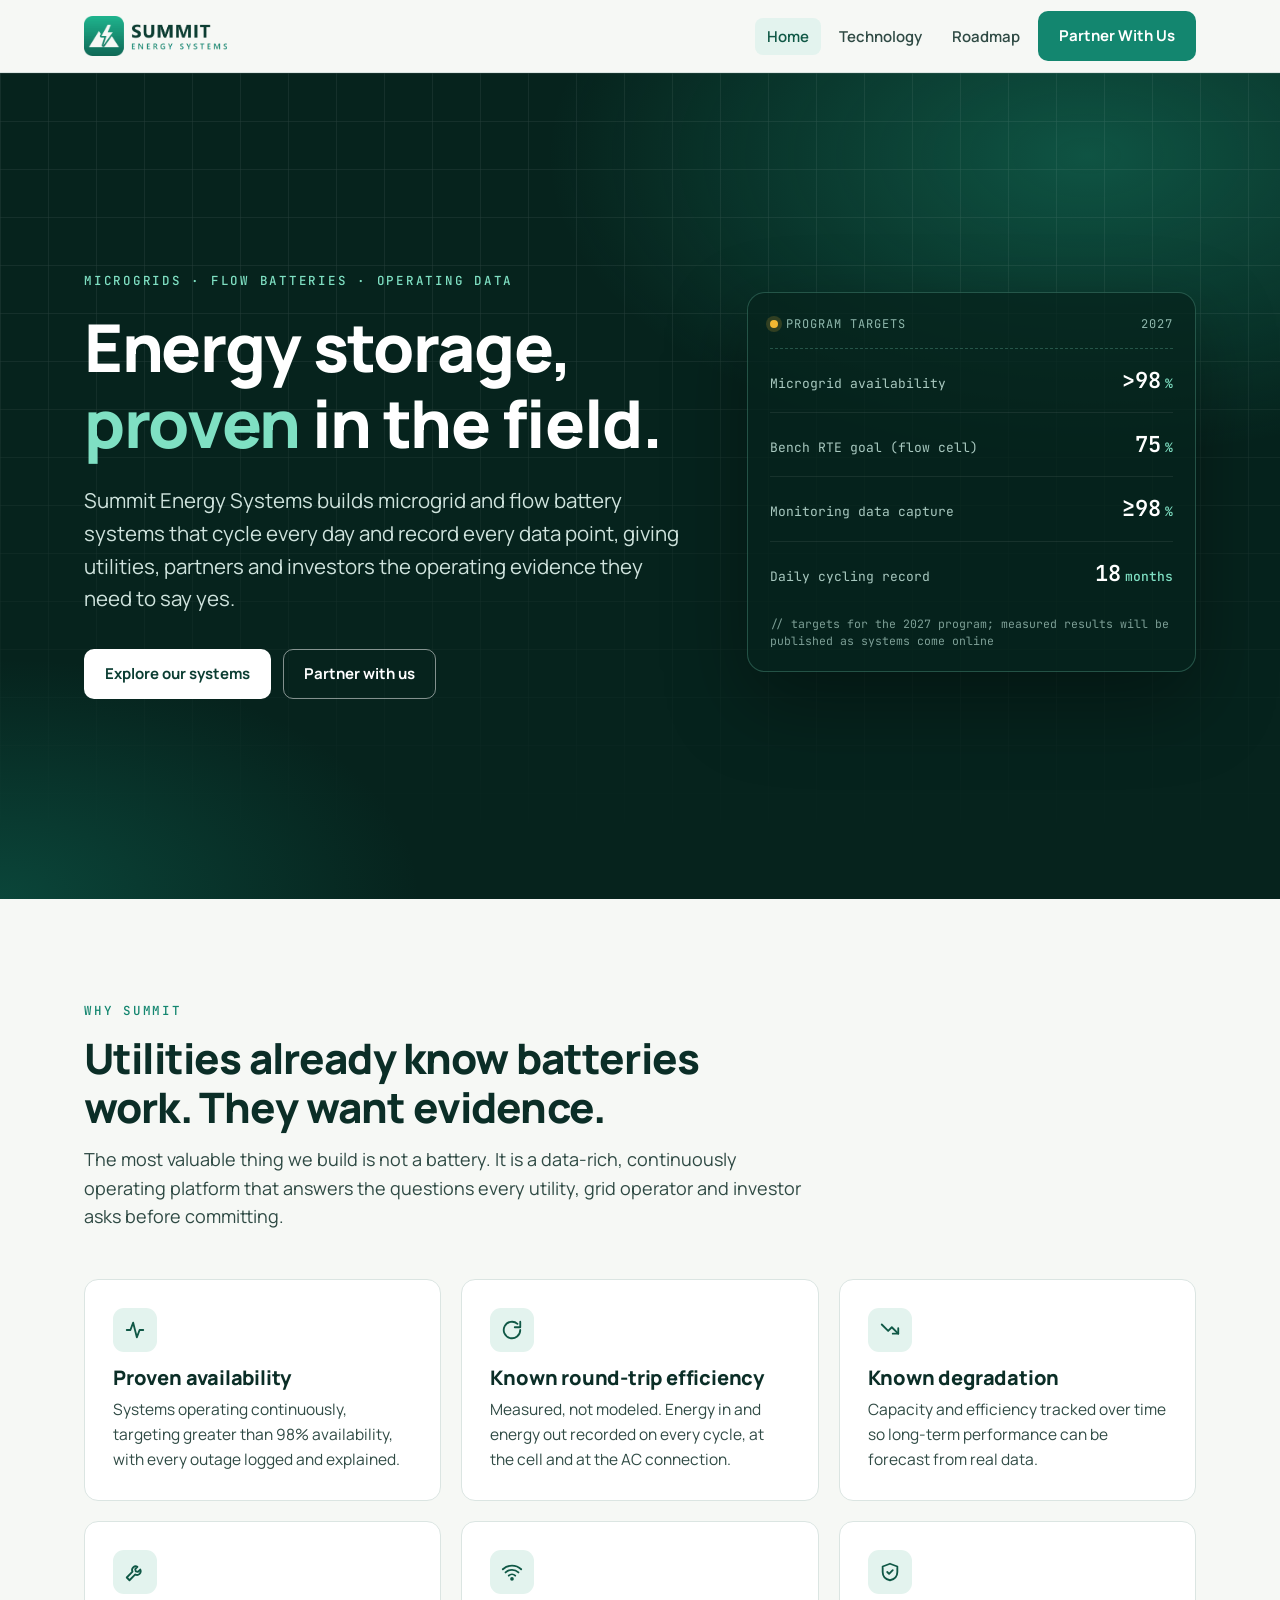
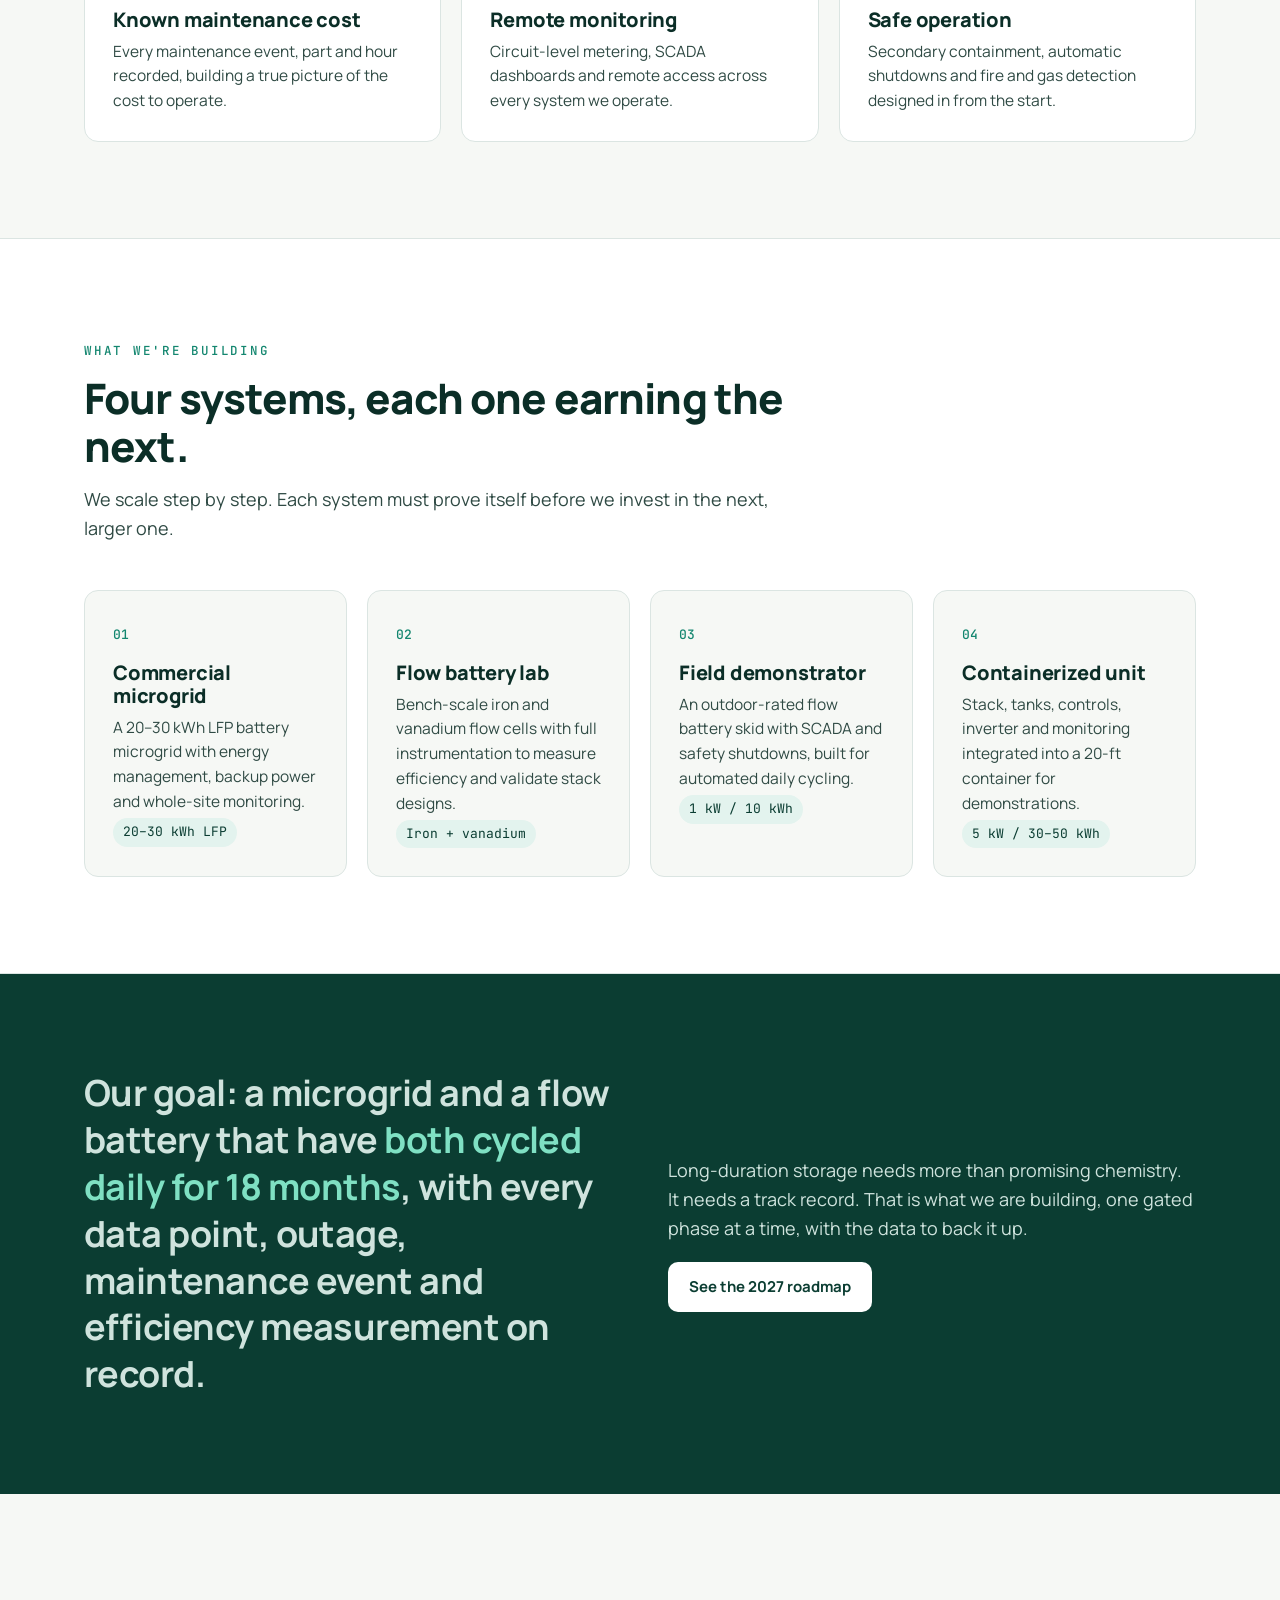
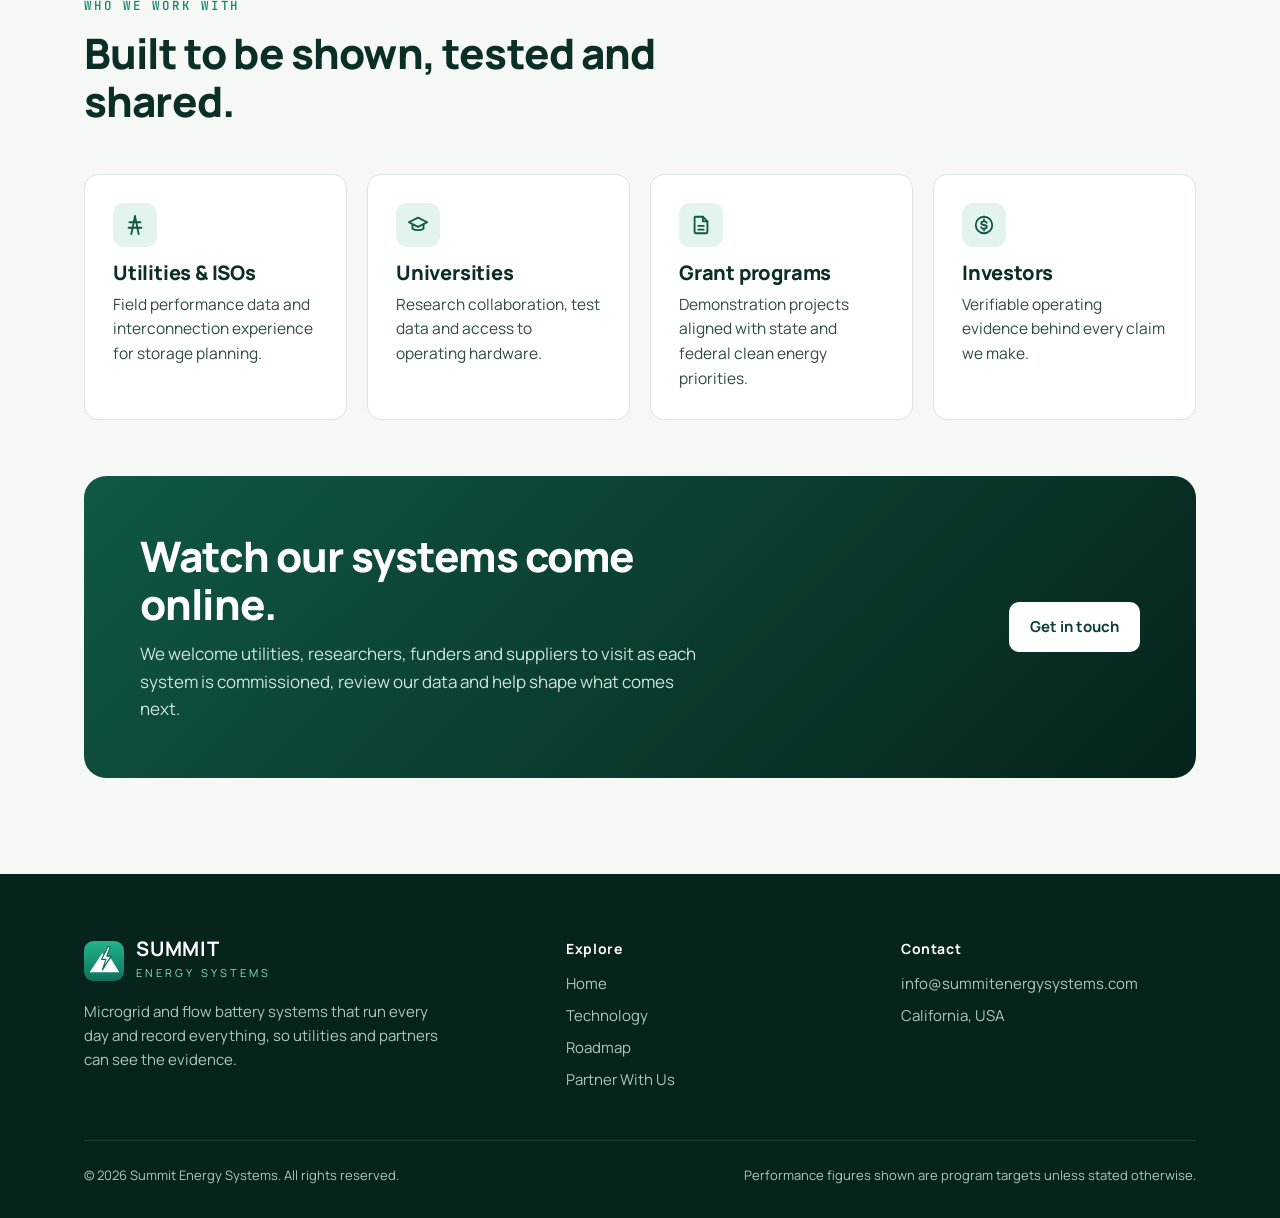
<file: index.html>
<!doctype html>
<html lang="en">
<head>
<meta charset="utf-8">
<meta name="viewport" content="width=device-width, initial-scale=1">
<title>Summit Energy Systems | Microgrids & Flow Battery Storage</title>
<meta name="description" content="Summit Energy Systems builds microgrid and flow battery systems that operate daily and record everything, giving utilities and investors real operating evidence.">
<link rel="icon" type="image/png" href="assets/favicon.png">
<link rel="preconnect" href="https://fonts.googleapis.com">
<link rel="preconnect" href="https://fonts.gstatic.com" crossorigin>
<link href="https://fonts.googleapis.com/css2?family=JetBrains+Mono:wght@400;500;600&family=Manrope:wght@400;500;600;700;800&display=swap" rel="stylesheet">
<link rel="stylesheet" href="styles.css">
</head>
<body>
<header class="site-header">
  <nav class="wrap nav" aria-label="Main">
    <a class="brand" href="index.html" aria-label="Summit Energy Systems home"><img src="assets/summit-logo.png" alt="Summit Energy Systems" width="143" height="40"></a>
    <button class="menu-toggle" aria-expanded="false" aria-controls="menu">Menu</button>
    <ul id="menu"><li><a class="link" href="index.html" aria-current="page">Home</a></li><li><a class="link" href="technology.html">Technology</a></li><li><a class="link" href="roadmap.html">Roadmap</a></li><li><a class="btn btn-primary" href="partners.html">Partner With Us</a></li></ul>
  </nav>
</header>
<main>

<section class="hero">
  <div class="grid-bg"></div>
  <div class="wrap">
    <div>
      <span class="eyebrow">Microgrids &middot; Flow batteries &middot; Operating data</span>
      <h1>Energy storage, <em>proven</em> in the field.</h1>
      <p class="lead">Summit Energy Systems builds microgrid and flow battery systems that cycle every day and record every data point, giving utilities, partners and investors the operating evidence they need to say yes.</p>
      <div class="actions">
        <a class="btn btn-light" href="technology.html">Explore our systems</a>
        <a class="btn btn-outline-light" href="partners.html">Partner with us</a>
      </div>
    </div>
    <div class="panel" aria-label="Program performance targets">
      <div class="panel-head"><span><i class="dot"></i>Program targets</span><span>2027</span></div>
      <div class="metric"><span>Microgrid availability</span><b>&gt;98<small>%</small></b></div>
      <div class="metric"><span>Bench RTE goal (flow cell)</span><b>75<small>%</small></b></div>
      <div class="metric"><span>Monitoring data capture</span><b>&ge;98<small>%</small></b></div>
      <div class="metric"><span>Daily cycling record</span><b>18<small>months</small></b></div>
      <p class="panel-foot">// targets for the 2027 program; measured results will be published as systems come online</p>
    </div>
  </div>
</section>

<section>
  <div class="wrap">
    <div class="section-head">
      <span class="eyebrow">Why Summit</span>
      <h2>Utilities already know batteries work. They want evidence.</h2>
      <p>The most valuable thing we build is not a battery. It is a data-rich, continuously operating platform that answers the questions every utility, grid operator and investor asks before committing.</p>
    </div>
    <div class="cards c3">
      <div class="card"><div class="icon"><svg viewBox="0 0 24 24" fill="none" stroke="currentColor" stroke-width="2" stroke-linecap="round" stroke-linejoin="round"><path d="M3 12h4l3-8 4 16 3-8h4"/></svg></div><h3>Proven availability</h3><p>Systems operating continuously, targeting greater than 98% availability, with every outage logged and explained.</p></div>
      <div class="card"><div class="icon"><svg viewBox="0 0 24 24" fill="none" stroke="currentColor" stroke-width="2" stroke-linecap="round" stroke-linejoin="round"><path d="M21 12a9 9 0 1 1-3-6.7"/><path d="M21 3v6h-6"/></svg></div><h3>Known round-trip efficiency</h3><p>Measured, not modeled. Energy in and energy out recorded on every cycle, at the cell and at the AC connection.</p></div>
      <div class="card"><div class="icon"><svg viewBox="0 0 24 24" fill="none" stroke="currentColor" stroke-width="2" stroke-linecap="round" stroke-linejoin="round"><path d="M3 6l7 7 4-4 7 7"/><path d="M21 10v6h-6"/></svg></div><h3>Known degradation</h3><p>Capacity and efficiency tracked over time so long-term performance can be forecast from real data.</p></div>
      <div class="card"><div class="icon"><svg viewBox="0 0 24 24" fill="none" stroke="currentColor" stroke-width="2" stroke-linecap="round" stroke-linejoin="round"><path d="M14.7 6.3a4 4 0 0 0-5.4 5.4L3 18l3 3 6.3-6.3a4 4 0 0 0 5.4-5.4l-2.5 2.5-2.4-.6-.6-2.4z"/></svg></div><h3>Known maintenance cost</h3><p>Every maintenance event, part and hour recorded, building a true picture of the cost to operate.</p></div>
      <div class="card"><div class="icon"><svg viewBox="0 0 24 24" fill="none" stroke="currentColor" stroke-width="2" stroke-linecap="round" stroke-linejoin="round"><path d="M5 12.5a10 10 0 0 1 14 0"/><path d="M8.5 16a5 5 0 0 1 7 0"/><circle cx="12" cy="19.5" r="1"/><path d="M2 9a14.5 14.5 0 0 1 20 0"/></svg></div><h3>Remote monitoring</h3><p>Circuit-level metering, SCADA dashboards and remote access across every system we operate.</p></div>
      <div class="card"><div class="icon"><svg viewBox="0 0 24 24" fill="none" stroke="currentColor" stroke-width="2" stroke-linecap="round" stroke-linejoin="round"><path d="M12 3l8 3v6c0 5-3.5 8-8 9-4.5-1-8-4-8-9V6z"/><path d="M9 12l2 2 4-4"/></svg></div><h3>Safe operation</h3><p>Secondary containment, automatic shutdowns and fire and gas detection designed in from the start.</p></div>
    </div>
  </div>
</section>

<section class="alt">
  <div class="wrap">
    <div class="section-head">
      <span class="eyebrow">What we're building</span>
      <h2>Four systems, each one earning the next.</h2>
      <p>We scale step by step. Each system must prove itself before we invest in the next, larger one.</p>
    </div>
    <div class="cards c4">
      <div class="card"><span class="num">01</span><h3>Commercial microgrid</h3><p>A 20&ndash;30 kWh LFP battery microgrid with energy management, backup power and whole-site monitoring.</p><span class="spec">20&ndash;30 kWh LFP</span></div>
      <div class="card"><span class="num">02</span><h3>Flow battery lab</h3><p>Bench-scale iron and vanadium flow cells with full instrumentation to measure efficiency and validate stack designs.</p><span class="spec">Iron + vanadium</span></div>
      <div class="card"><span class="num">03</span><h3>Field demonstrator</h3><p>An outdoor-rated flow battery skid with SCADA and safety shutdowns, built for automated daily cycling.</p><span class="spec">1 kW / 10 kWh</span></div>
      <div class="card"><span class="num">04</span><h3>Containerized unit</h3><p>Stack, tanks, controls, inverter and monitoring integrated into a 20-ft container for demonstrations.</p><span class="spec">5 kW / 30&ndash;50 kWh</span></div>
    </div>
  </div>
</section>

<section class="statement">
  <div class="wrap">
    <p class="big">Our goal: a microgrid and a flow battery that have <em>both cycled daily for 18 months</em>, with every data point, outage, maintenance event and efficiency measurement on record.</p>
    <div>
      <p>Long-duration storage needs more than promising chemistry. It needs a track record. That is what we are building, one gated phase at a time, with the data to back it up.</p>
      <p style="margin-top:20px"><a class="btn btn-light" href="roadmap.html">See the 2027 roadmap</a></p>
    </div>
  </div>
</section>

<section>
  <div class="wrap">
    <div class="section-head">
      <span class="eyebrow">Who we work with</span>
      <h2>Built to be shown, tested and shared.</h2>
    </div>
    <div class="cards c4">
      <div class="card"><div class="icon"><svg viewBox="0 0 24 24" fill="none" stroke="currentColor" stroke-width="2" stroke-linecap="round" stroke-linejoin="round"><path d="M12 2l-4 20M12 2l4 20M6 9h12M5 15h14"/></svg></div><h3>Utilities &amp; ISOs</h3><p>Field performance data and interconnection experience for storage planning.</p></div>
      <div class="card"><div class="icon"><svg viewBox="0 0 24 24" fill="none" stroke="currentColor" stroke-width="2" stroke-linecap="round" stroke-linejoin="round"><path d="M2 9l10-5 10 5-10 5z"/><path d="M6 11v5c3 2 9 2 12 0v-5"/></svg></div><h3>Universities</h3><p>Research collaboration, test data and access to operating hardware.</p></div>
      <div class="card"><div class="icon"><svg viewBox="0 0 24 24" fill="none" stroke="currentColor" stroke-width="2" stroke-linecap="round" stroke-linejoin="round"><path d="M14 3H6a1 1 0 0 0-1 1v16a1 1 0 0 0 1 1h12a1 1 0 0 0 1-1V8z"/><path d="M14 3v5h5M9 13h6M9 17h6"/></svg></div><h3>Grant programs</h3><p>Demonstration projects aligned with state and federal clean energy priorities.</p></div>
      <div class="card"><div class="icon"><svg viewBox="0 0 24 24" fill="none" stroke="currentColor" stroke-width="2" stroke-linecap="round" stroke-linejoin="round"><circle cx="12" cy="12" r="9"/><path d="M15 9.5c-.5-1-1.6-1.5-3-1.5-1.7 0-3 .8-3 2s1.3 1.7 3 2 3 .8 3 2-1.3 2-3 2c-1.4 0-2.5-.5-3-1.5M12 6v2M12 16v2"/></svg></div><h3>Investors</h3><p>Verifiable operating evidence behind every claim we make.</p></div>
    </div>
    <div class="cta" style="margin-top:56px">
      <div><h2>Watch our systems come online.</h2><p>We welcome utilities, researchers, funders and suppliers to visit as each system is commissioned, review our data and help shape what comes next.</p></div>
      <div class="actions"><a class="btn btn-light" href="partners.html">Get in touch</a></div>
    </div>
  </div>
</section>

</main>
<footer class="site-footer">
  <div class="wrap">
    <div class="footer-grid">
      <div>
        <div class="footer-brand"><svg width="40" height="40" viewBox="0 0 100 100" aria-hidden="true"><defs><linearGradient id="g" x1="0" y1="0" x2="0" y2="1"><stop offset="0" stop-color="#22b58b"/><stop offset="1" stop-color="#11705c"/></linearGradient></defs><rect width="100" height="100" rx="24" fill="url(#g)"/><path d="M14 78 L46 30 L60 50 L66 42 L88 78 Z" fill="#fff"/><path d="M60 14 L44 46 L55 46 L46 72 L68 38 L57 38 L66 14 Z" fill="#fff" stroke="#11705c" stroke-width="3" stroke-linejoin="round"/></svg><div><b>SUMMIT</b><small>ENERGY SYSTEMS</small></div></div>
        <p style="margin-top:16px;max-width:360px">Microgrid and flow battery systems that run every day and record everything, so utilities and partners can see the evidence.</p>
      </div>
      <div><h4>Explore</h4><ul><li><a href="index.html">Home</a></li><li><a href="technology.html">Technology</a></li><li><a href="roadmap.html">Roadmap</a></li><li><a href="partners.html">Partner With Us</a></li></ul></div>
      <div><h4>Contact</h4><ul><li><a href="mailto:info@summitenergysystems.com">info@summitenergysystems.com</a></li><li>California, USA</li></ul></div>
    </div>
    <div class="legal"><span>&copy; <span id="yr">2026</span> Summit Energy Systems. All rights reserved.</span><span>Performance figures shown are program targets unless stated otherwise.</span></div>
  </div>
</footer>
<script>
  (function(){
    var b=document.querySelector('.menu-toggle'),m=document.getElementById('menu');
    if(b&&m)b.addEventListener('click',function(){var o=m.classList.toggle('open');b.setAttribute('aria-expanded',o)});
    var y=document.getElementById('yr'); if(y) y.textContent=new Date().getFullYear();
  })();
</script>
</body>
</html>
</file>
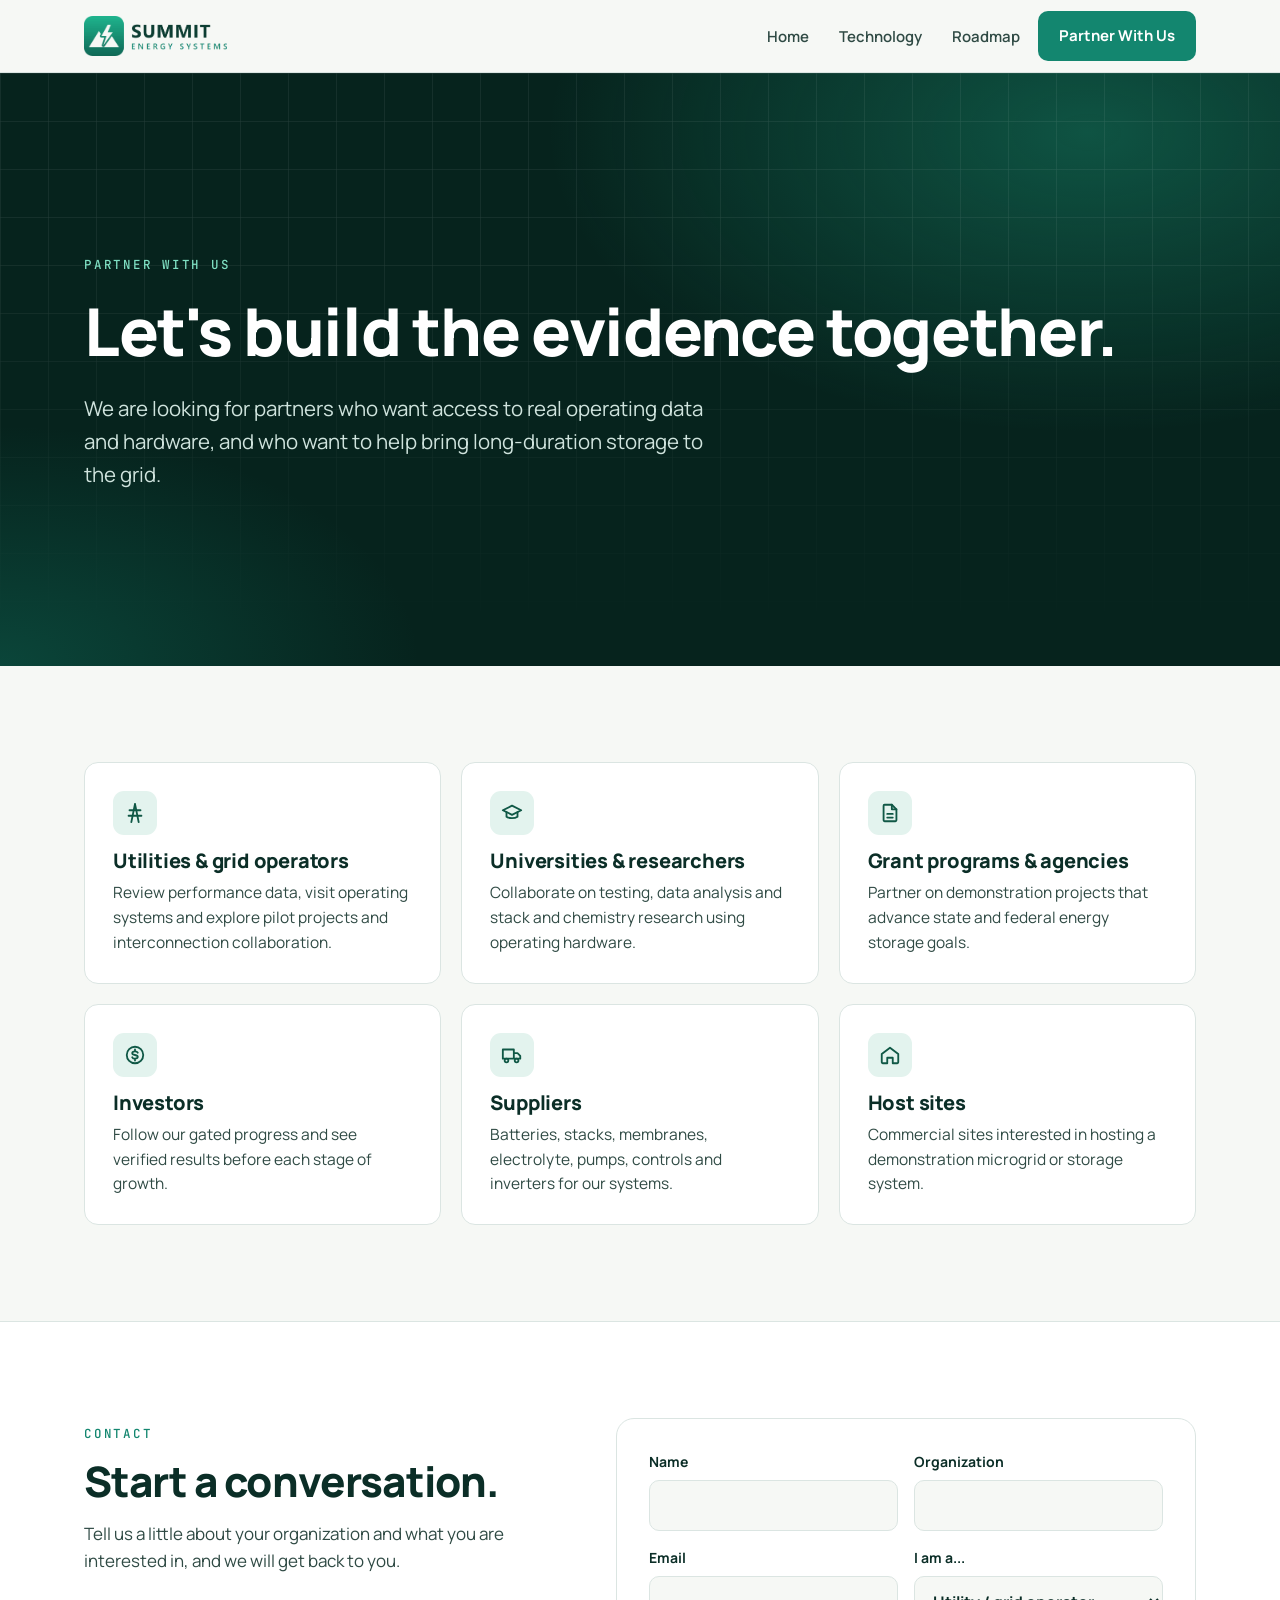
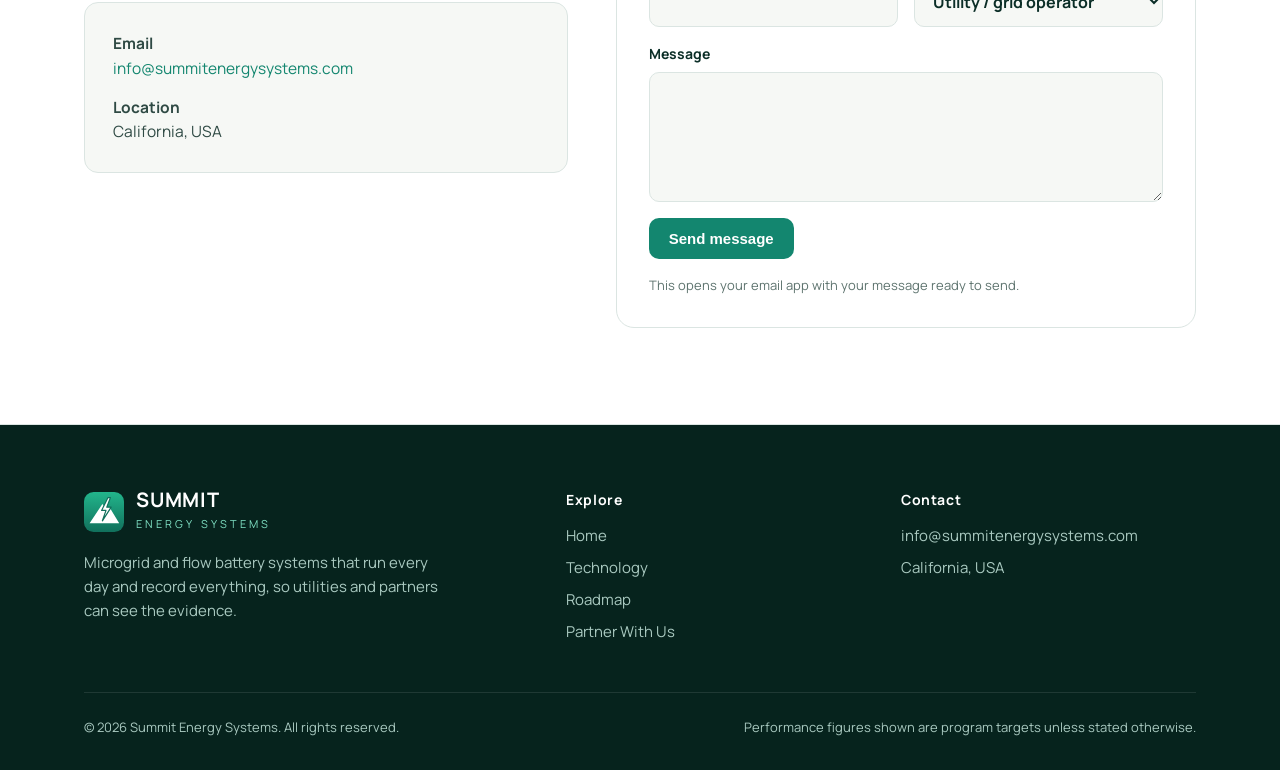
<file: partners.html>
<!doctype html>
<html lang="en">
<head>
<meta charset="utf-8">
<meta name="viewport" content="width=device-width, initial-scale=1">
<title>Partner With Us | Summit Energy Systems</title>
<meta name="description" content="Partner with Summit Energy Systems: utilities, universities, grant programs, investors, suppliers and host sites.">
<link rel="icon" type="image/png" href="assets/favicon.png">
<link rel="preconnect" href="https://fonts.googleapis.com">
<link rel="preconnect" href="https://fonts.gstatic.com" crossorigin>
<link href="https://fonts.googleapis.com/css2?family=JetBrains+Mono:wght@400;500;600&family=Manrope:wght@400;500;600;700;800&display=swap" rel="stylesheet">
<link rel="stylesheet" href="styles.css">
</head>
<body>
<header class="site-header">
  <nav class="wrap nav" aria-label="Main">
    <a class="brand" href="index.html" aria-label="Summit Energy Systems home"><img src="assets/summit-logo.png" alt="Summit Energy Systems" width="143" height="40"></a>
    <button class="menu-toggle" aria-expanded="false" aria-controls="menu">Menu</button>
    <ul id="menu"><li><a class="link" href="index.html">Home</a></li><li><a class="link" href="technology.html">Technology</a></li><li><a class="link" href="roadmap.html">Roadmap</a></li><li><a class="btn btn-primary" href="partners.html">Partner With Us</a></li></ul>
  </nav>
</header>
<main>

<section class="hero page-hero">
  <div class="grid-bg"></div>
  <div class="wrap">
    <div>
      <span class="eyebrow">Partner with us</span>
      <h1>Let's build the evidence together.</h1>
      <p class="lead">We are looking for partners who want access to real operating data and hardware, and who want to help bring long-duration storage to the grid.</p>
    </div>
  </div>
</section>

<section>
  <div class="wrap">
    <div class="cards c3">
      <div class="card"><div class="icon"><svg viewBox="0 0 24 24" fill="none" stroke="currentColor" stroke-width="2" stroke-linecap="round" stroke-linejoin="round"><path d="M12 2l-4 20M12 2l4 20M6 9h12M5 15h14"/></svg></div><h3>Utilities &amp; grid operators</h3><p>Review performance data, visit operating systems and explore pilot projects and interconnection collaboration.</p></div>
      <div class="card"><div class="icon"><svg viewBox="0 0 24 24" fill="none" stroke="currentColor" stroke-width="2" stroke-linecap="round" stroke-linejoin="round"><path d="M2 9l10-5 10 5-10 5z"/><path d="M6 11v5c3 2 9 2 12 0v-5"/></svg></div><h3>Universities &amp; researchers</h3><p>Collaborate on testing, data analysis and stack and chemistry research using operating hardware.</p></div>
      <div class="card"><div class="icon"><svg viewBox="0 0 24 24" fill="none" stroke="currentColor" stroke-width="2" stroke-linecap="round" stroke-linejoin="round"><path d="M14 3H6a1 1 0 0 0-1 1v16a1 1 0 0 0 1 1h12a1 1 0 0 0 1-1V8z"/><path d="M14 3v5h5M9 13h6M9 17h6"/></svg></div><h3>Grant programs &amp; agencies</h3><p>Partner on demonstration projects that advance state and federal energy storage goals.</p></div>
      <div class="card"><div class="icon"><svg viewBox="0 0 24 24" fill="none" stroke="currentColor" stroke-width="2" stroke-linecap="round" stroke-linejoin="round"><circle cx="12" cy="12" r="9"/><path d="M15 9.5c-.5-1-1.6-1.5-3-1.5-1.7 0-3 .8-3 2s1.3 1.7 3 2 3 .8 3 2-1.3 2-3 2c-1.4 0-2.5-.5-3-1.5M12 6v2M12 16v2"/></svg></div><h3>Investors</h3><p>Follow our gated progress and see verified results before each stage of growth.</p></div>
      <div class="card"><div class="icon"><svg viewBox="0 0 24 24" fill="none" stroke="currentColor" stroke-width="2" stroke-linecap="round" stroke-linejoin="round"><path d="M2 6h12v10H2zM14 10h4l3 3v3h-7"/><circle cx="6" cy="18" r="2"/><circle cx="17" cy="18" r="2"/></svg></div><h3>Suppliers</h3><p>Batteries, stacks, membranes, electrolyte, pumps, controls and inverters for our systems.</p></div>
      <div class="card"><div class="icon"><svg viewBox="0 0 24 24" fill="none" stroke="currentColor" stroke-width="2" stroke-linecap="round" stroke-linejoin="round"><path d="M3 11l9-7 9 7v9a1 1 0 0 1-1 1h-5v-6H9v6H4a1 1 0 0 1-1-1z"/></svg></div><h3>Host sites</h3><p>Commercial sites interested in hosting a demonstration microgrid or storage system.</p></div>
    </div>
  </div>
</section>

<section class="alt" id="contact">
  <div class="wrap contact-grid">
    <div>
      <span class="eyebrow">Contact</span>
      <h2 style="margin:12px 0 14px">Start a conversation.</h2>
      <p style="color:var(--ink-2)">Tell us a little about your organization and what you are interested in, and we will get back to you.</p>
      <div class="card" style="margin-top:28px">
        <p><b>Email</b><br><a href="mailto:info@summitenergysystems.com">info@summitenergysystems.com</a></p>
        <p style="margin-top:14px"><b>Location</b><br>California, USA</p>
      </div>
    </div>
    <form class="form" id="contact-form">
      <div class="row">
        <label>Name<input name="name" required autocomplete="name"></label>
        <label>Organization<input name="org" autocomplete="organization"></label>
      </div>
      <div class="row">
        <label>Email<input name="email" type="email" required autocomplete="email"></label>
        <label>I am a...
          <select name="type"><option>Utility / grid operator</option><option>University / researcher</option><option>Grant program / agency</option><option>Investor</option><option>Supplier</option><option>Host site</option><option>Other</option></select>
        </label>
      </div>
      <label>Message<textarea name="message" required></textarea></label>
      <button class="btn btn-primary" type="submit" style="justify-self:start;border:none;cursor:pointer">Send message</button>
      <p class="note">This opens your email app with your message ready to send.</p>
    </form>
  </div>
</section>
<script>
  document.getElementById('contact-form').addEventListener('submit', function (e) {
    e.preventDefault();
    var f = e.target;
    var subject = 'Website inquiry: ' + f.type.value + (f.org.value ? ' (' + f.org.value + ')' : '');
    var body = 'Name: ' + f.name.value + '\nOrganization: ' + f.org.value + '\nEmail: ' + f.email.value + '\nType: ' + f.type.value + '\n\n' + f.message.value;
    window.location.href = 'mailto:info@summitenergysystems.com?subject=' + encodeURIComponent(subject) + '&body=' + encodeURIComponent(body);
  });
</script>

</main>
<footer class="site-footer">
  <div class="wrap">
    <div class="footer-grid">
      <div>
        <div class="footer-brand"><svg width="40" height="40" viewBox="0 0 100 100" aria-hidden="true"><defs><linearGradient id="g" x1="0" y1="0" x2="0" y2="1"><stop offset="0" stop-color="#22b58b"/><stop offset="1" stop-color="#11705c"/></linearGradient></defs><rect width="100" height="100" rx="24" fill="url(#g)"/><path d="M14 78 L46 30 L60 50 L66 42 L88 78 Z" fill="#fff"/><path d="M60 14 L44 46 L55 46 L46 72 L68 38 L57 38 L66 14 Z" fill="#fff" stroke="#11705c" stroke-width="3" stroke-linejoin="round"/></svg><div><b>SUMMIT</b><small>ENERGY SYSTEMS</small></div></div>
        <p style="margin-top:16px;max-width:360px">Microgrid and flow battery systems that run every day and record everything, so utilities and partners can see the evidence.</p>
      </div>
      <div><h4>Explore</h4><ul><li><a href="index.html">Home</a></li><li><a href="technology.html">Technology</a></li><li><a href="roadmap.html">Roadmap</a></li><li><a href="partners.html">Partner With Us</a></li></ul></div>
      <div><h4>Contact</h4><ul><li><a href="mailto:info@summitenergysystems.com">info@summitenergysystems.com</a></li><li>California, USA</li></ul></div>
    </div>
    <div class="legal"><span>&copy; <span id="yr">2026</span> Summit Energy Systems. All rights reserved.</span><span>Performance figures shown are program targets unless stated otherwise.</span></div>
  </div>
</footer>
<script>
  (function(){
    var b=document.querySelector('.menu-toggle'),m=document.getElementById('menu');
    if(b&&m)b.addEventListener('click',function(){var o=m.classList.toggle('open');b.setAttribute('aria-expanded',o)});
    var y=document.getElementById('yr'); if(y) y.textContent=new Date().getFullYear();
  })();
</script>
</body>
</html>
</file>
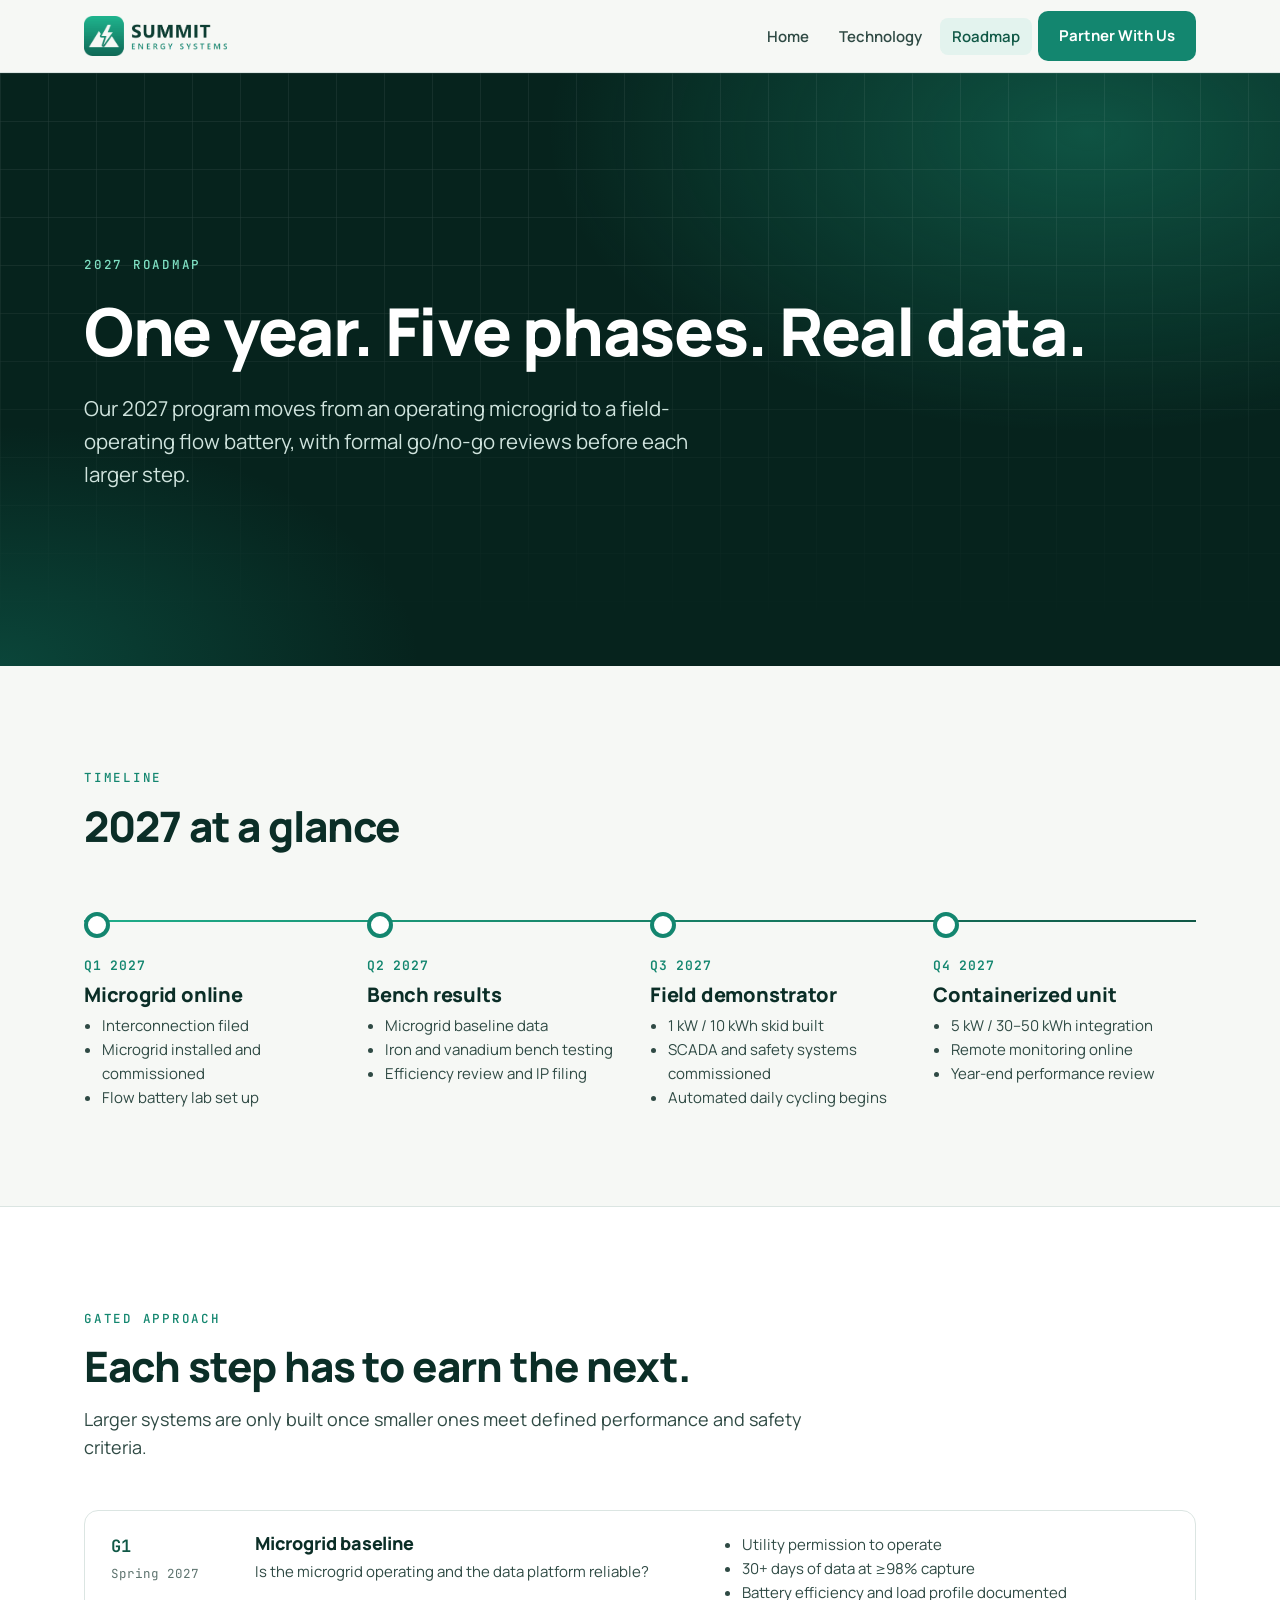
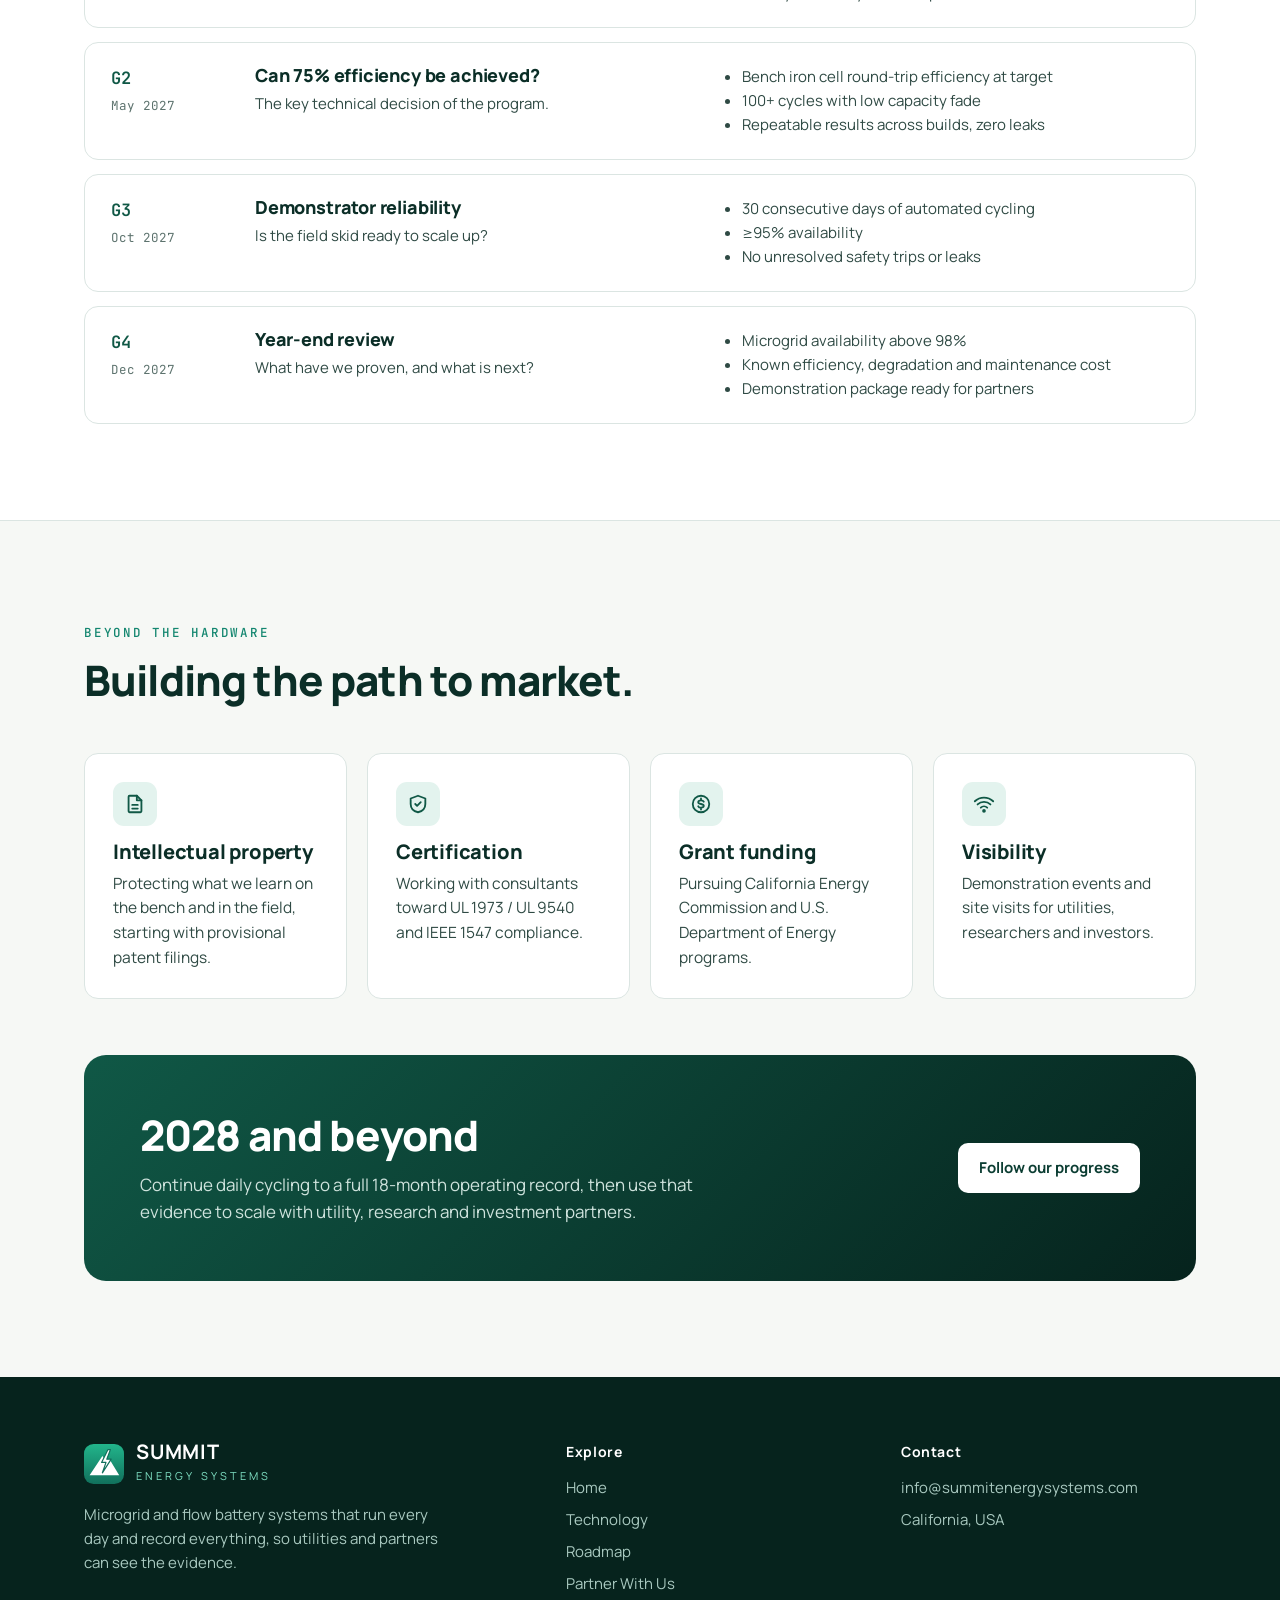
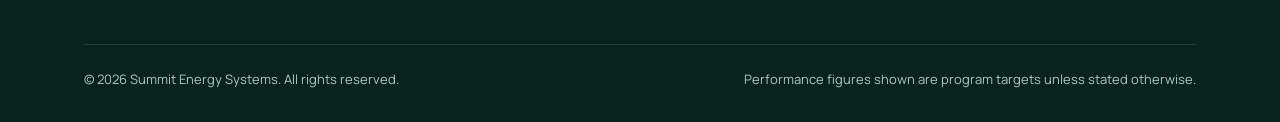
<file: roadmap.html>
<!doctype html>
<html lang="en">
<head>
<meta charset="utf-8">
<meta name="viewport" content="width=device-width, initial-scale=1">
<title>2027 Roadmap | Summit Energy Systems</title>
<meta name="description" content="The Summit Energy Systems 2027 roadmap: microgrid, flow battery lab, 1 kW field demonstrator and containerized unit, with gated go/no-go reviews.">
<link rel="icon" type="image/png" href="assets/favicon.png">
<link rel="preconnect" href="https://fonts.googleapis.com">
<link rel="preconnect" href="https://fonts.gstatic.com" crossorigin>
<link href="https://fonts.googleapis.com/css2?family=JetBrains+Mono:wght@400;500;600&family=Manrope:wght@400;500;600;700;800&display=swap" rel="stylesheet">
<link rel="stylesheet" href="styles.css">
</head>
<body>
<header class="site-header">
  <nav class="wrap nav" aria-label="Main">
    <a class="brand" href="index.html" aria-label="Summit Energy Systems home"><img src="assets/summit-logo.png" alt="Summit Energy Systems" width="143" height="40"></a>
    <button class="menu-toggle" aria-expanded="false" aria-controls="menu">Menu</button>
    <ul id="menu"><li><a class="link" href="index.html">Home</a></li><li><a class="link" href="technology.html">Technology</a></li><li><a class="link" href="roadmap.html" aria-current="page">Roadmap</a></li><li><a class="btn btn-primary" href="partners.html">Partner With Us</a></li></ul>
  </nav>
</header>
<main>

<section class="hero page-hero">
  <div class="grid-bg"></div>
  <div class="wrap">
    <div>
      <span class="eyebrow">2027 Roadmap</span>
      <h1>One year. Five phases. Real data.</h1>
      <p class="lead">Our 2027 program moves from an operating microgrid to a field-operating flow battery, with formal go/no-go reviews before each larger step.</p>
    </div>
  </div>
</section>

<section>
  <div class="wrap">
    <div class="section-head"><span class="eyebrow">Timeline</span><h2>2027 at a glance</h2></div>
    <div class="timeline">
      <div class="tl"><span class="q">Q1 2027</span><h3>Microgrid online</h3><ul><li>Interconnection filed</li><li>Microgrid installed and commissioned</li><li>Flow battery lab set up</li></ul></div>
      <div class="tl"><span class="q">Q2 2027</span><h3>Bench results</h3><ul><li>Microgrid baseline data</li><li>Iron and vanadium bench testing</li><li>Efficiency review and IP filing</li></ul></div>
      <div class="tl"><span class="q">Q3 2027</span><h3>Field demonstrator</h3><ul><li>1 kW / 10 kWh skid built</li><li>SCADA and safety systems commissioned</li><li>Automated daily cycling begins</li></ul></div>
      <div class="tl"><span class="q">Q4 2027</span><h3>Containerized unit</h3><ul><li>5 kW / 30&ndash;50 kWh integration</li><li>Remote monitoring online</li><li>Year-end performance review</li></ul></div>
    </div>
  </div>
</section>

<section class="alt">
  <div class="wrap">
    <div class="section-head"><span class="eyebrow">Gated approach</span><h2>Each step has to earn the next.</h2><p>Larger systems are only built once smaller ones meet defined performance and safety criteria.</p></div>
    <div class="gates">
      <div class="gate"><div class="id">G1<small>Spring 2027</small></div><div><h3>Microgrid baseline</h3><p>Is the microgrid operating and the data platform reliable?</p></div><ul><li>Utility permission to operate</li><li>30+ days of data at &ge;98% capture</li><li>Battery efficiency and load profile documented</li></ul></div>
      <div class="gate"><div class="id">G2<small>May 2027</small></div><div><h3>Can 75% efficiency be achieved?</h3><p>The key technical decision of the program.</p></div><ul><li>Bench iron cell round-trip efficiency at target</li><li>100+ cycles with low capacity fade</li><li>Repeatable results across builds, zero leaks</li></ul></div>
      <div class="gate"><div class="id">G3<small>Oct 2027</small></div><div><h3>Demonstrator reliability</h3><p>Is the field skid ready to scale up?</p></div><ul><li>30 consecutive days of automated cycling</li><li>&ge;95% availability</li><li>No unresolved safety trips or leaks</li></ul></div>
      <div class="gate"><div class="id">G4<small>Dec 2027</small></div><div><h3>Year-end review</h3><p>What have we proven, and what is next?</p></div><ul><li>Microgrid availability above 98%</li><li>Known efficiency, degradation and maintenance cost</li><li>Demonstration package ready for partners</li></ul></div>
    </div>
  </div>
</section>

<section>
  <div class="wrap">
    <div class="section-head"><span class="eyebrow">Beyond the hardware</span><h2>Building the path to market.</h2></div>
    <div class="cards c4">
      <div class="card"><div class="icon"><svg viewBox="0 0 24 24" fill="none" stroke="currentColor" stroke-width="2" stroke-linecap="round" stroke-linejoin="round"><path d="M14 3H6a1 1 0 0 0-1 1v16a1 1 0 0 0 1 1h12a1 1 0 0 0 1-1V8z"/><path d="M14 3v5h5M9 13h6M9 17h6"/></svg></div><h3>Intellectual property</h3><p>Protecting what we learn on the bench and in the field, starting with provisional patent filings.</p></div>
      <div class="card"><div class="icon"><svg viewBox="0 0 24 24" fill="none" stroke="currentColor" stroke-width="2" stroke-linecap="round" stroke-linejoin="round"><path d="M12 3l8 3v6c0 5-3.5 8-8 9-4.5-1-8-4-8-9V6z"/><path d="M9 12l2 2 4-4"/></svg></div><h3>Certification</h3><p>Working with consultants toward UL 1973 / UL 9540 and IEEE 1547 compliance.</p></div>
      <div class="card"><div class="icon"><svg viewBox="0 0 24 24" fill="none" stroke="currentColor" stroke-width="2" stroke-linecap="round" stroke-linejoin="round"><circle cx="12" cy="12" r="9"/><path d="M15 9.5c-.5-1-1.6-1.5-3-1.5-1.7 0-3 .8-3 2s1.3 1.7 3 2 3 .8 3 2-1.3 2-3 2c-1.4 0-2.5-.5-3-1.5M12 6v2M12 16v2"/></svg></div><h3>Grant funding</h3><p>Pursuing California Energy Commission and U.S. Department of Energy programs.</p></div>
      <div class="card"><div class="icon"><svg viewBox="0 0 24 24" fill="none" stroke="currentColor" stroke-width="2" stroke-linecap="round" stroke-linejoin="round"><path d="M5 12.5a10 10 0 0 1 14 0"/><path d="M8.5 16a5 5 0 0 1 7 0"/><circle cx="12" cy="19.5" r="1"/><path d="M2 9a14.5 14.5 0 0 1 20 0"/></svg></div><h3>Visibility</h3><p>Demonstration events and site visits for utilities, researchers and investors.</p></div>
    </div>
    <div class="cta" style="margin-top:56px">
      <div><h2>2028 and beyond</h2><p>Continue daily cycling to a full 18-month operating record, then use that evidence to scale with utility, research and investment partners.</p></div>
      <div class="actions"><a class="btn btn-light" href="partners.html">Follow our progress</a></div>
    </div>
  </div>
</section>

</main>
<footer class="site-footer">
  <div class="wrap">
    <div class="footer-grid">
      <div>
        <div class="footer-brand"><svg width="40" height="40" viewBox="0 0 100 100" aria-hidden="true"><defs><linearGradient id="g" x1="0" y1="0" x2="0" y2="1"><stop offset="0" stop-color="#22b58b"/><stop offset="1" stop-color="#11705c"/></linearGradient></defs><rect width="100" height="100" rx="24" fill="url(#g)"/><path d="M14 78 L46 30 L60 50 L66 42 L88 78 Z" fill="#fff"/><path d="M60 14 L44 46 L55 46 L46 72 L68 38 L57 38 L66 14 Z" fill="#fff" stroke="#11705c" stroke-width="3" stroke-linejoin="round"/></svg><div><b>SUMMIT</b><small>ENERGY SYSTEMS</small></div></div>
        <p style="margin-top:16px;max-width:360px">Microgrid and flow battery systems that run every day and record everything, so utilities and partners can see the evidence.</p>
      </div>
      <div><h4>Explore</h4><ul><li><a href="index.html">Home</a></li><li><a href="technology.html">Technology</a></li><li><a href="roadmap.html">Roadmap</a></li><li><a href="partners.html">Partner With Us</a></li></ul></div>
      <div><h4>Contact</h4><ul><li><a href="mailto:info@summitenergysystems.com">info@summitenergysystems.com</a></li><li>California, USA</li></ul></div>
    </div>
    <div class="legal"><span>&copy; <span id="yr">2026</span> Summit Energy Systems. All rights reserved.</span><span>Performance figures shown are program targets unless stated otherwise.</span></div>
  </div>
</footer>
<script>
  (function(){
    var b=document.querySelector('.menu-toggle'),m=document.getElementById('menu');
    if(b&&m)b.addEventListener('click',function(){var o=m.classList.toggle('open');b.setAttribute('aria-expanded',o)});
    var y=document.getElementById('yr'); if(y) y.textContent=new Date().getFullYear();
  })();
</script>
</body>
</html>
</file>
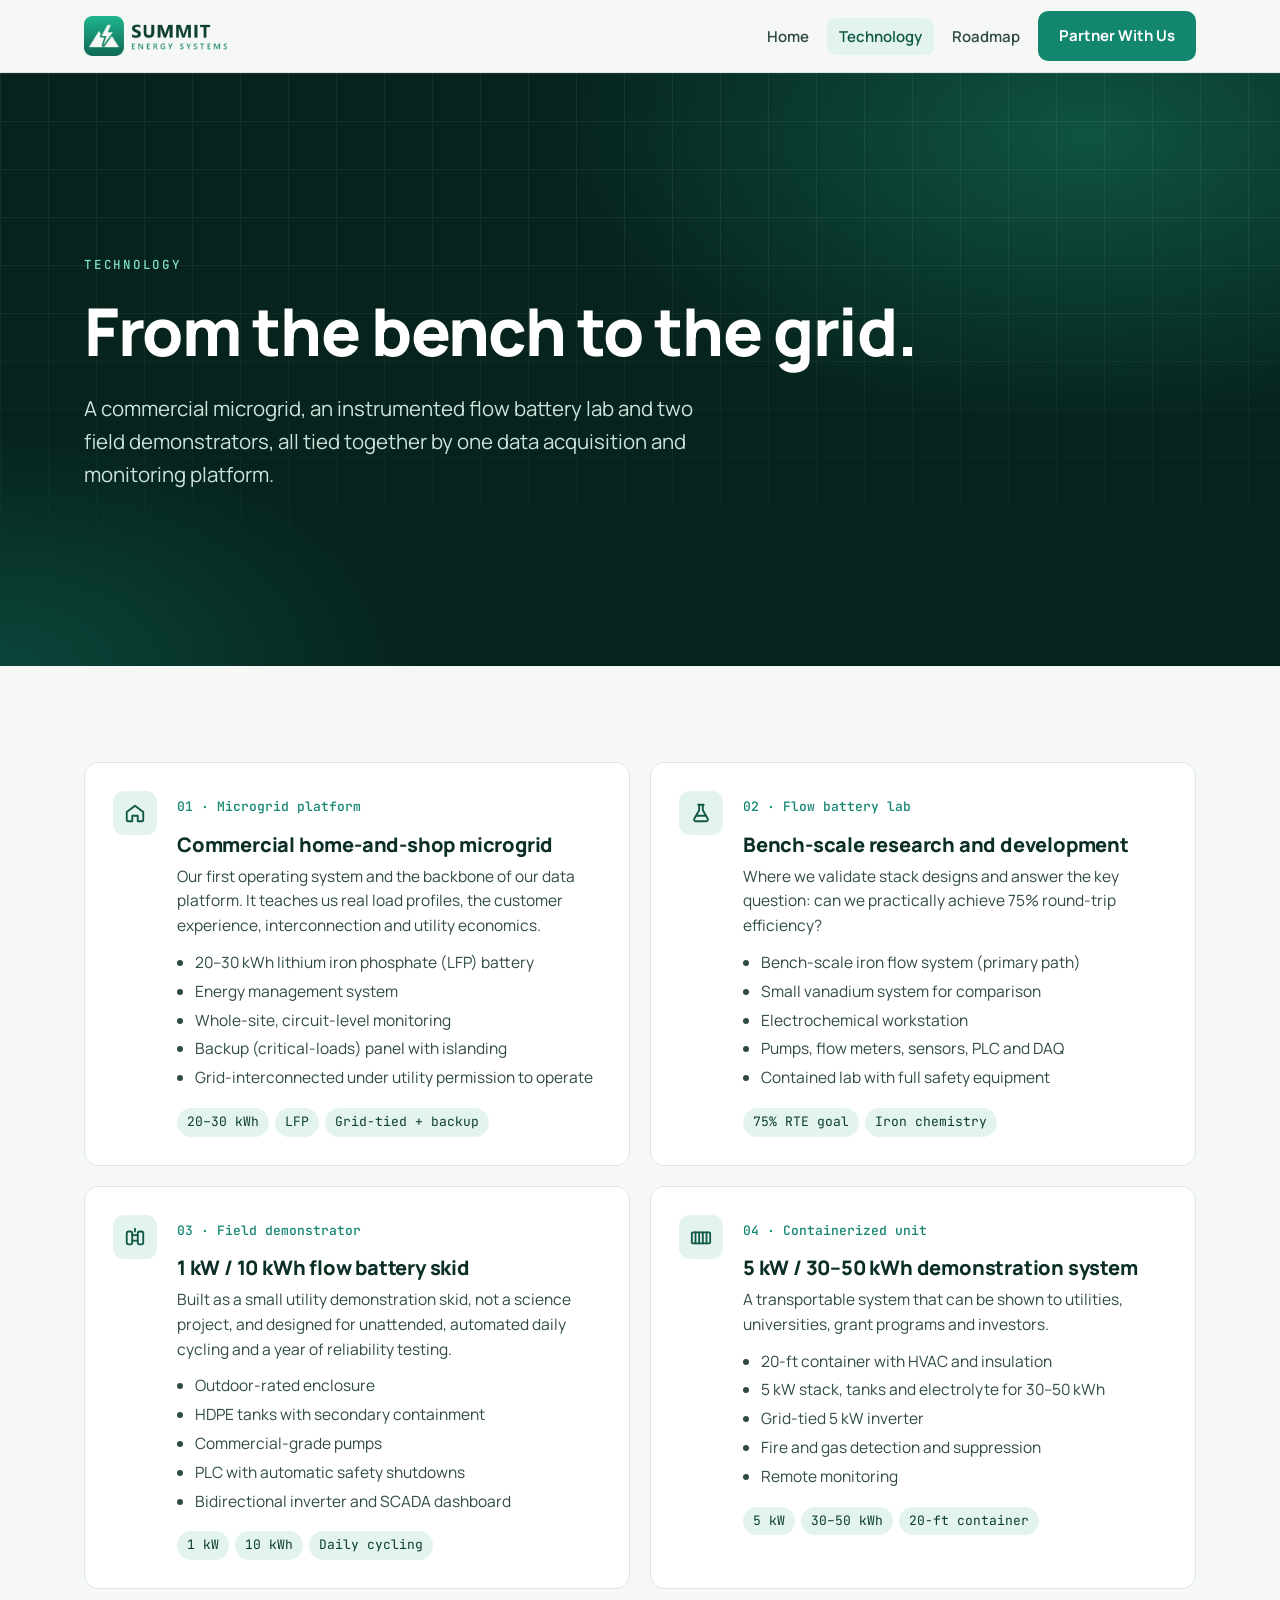
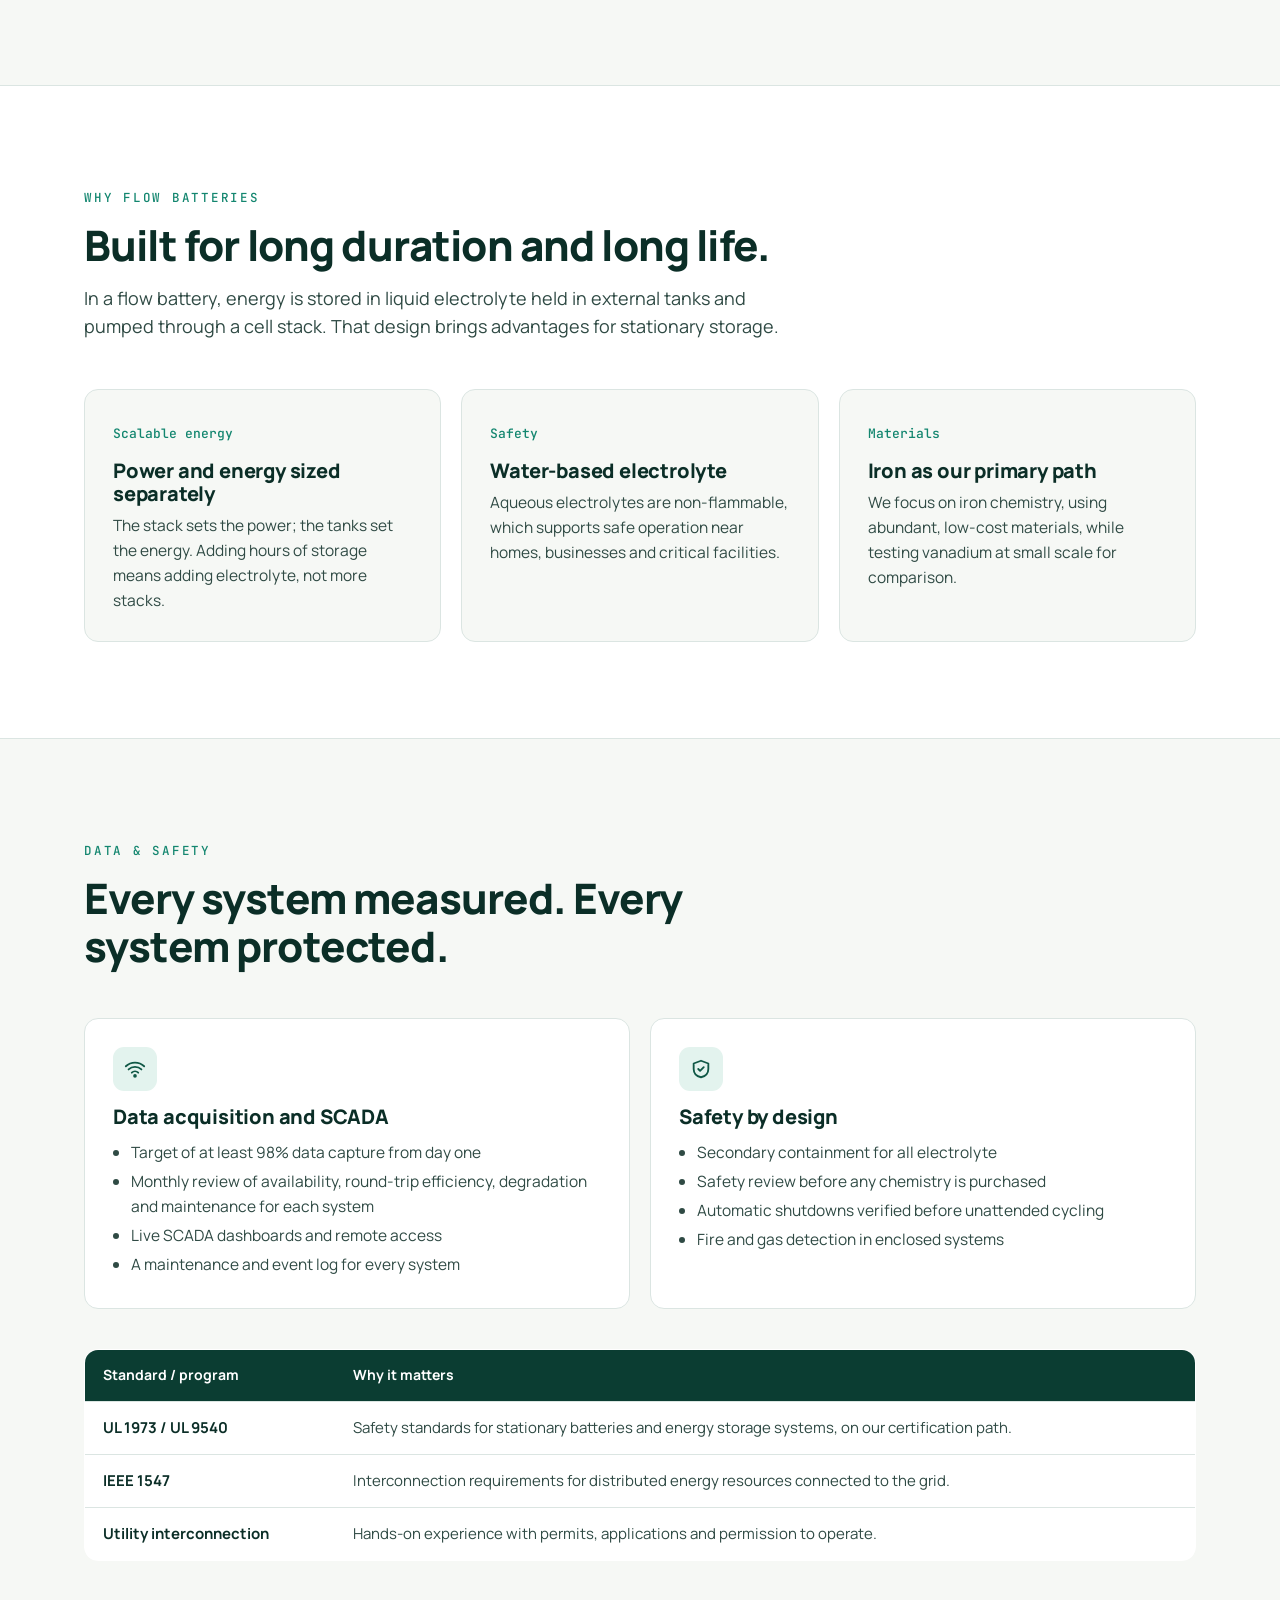
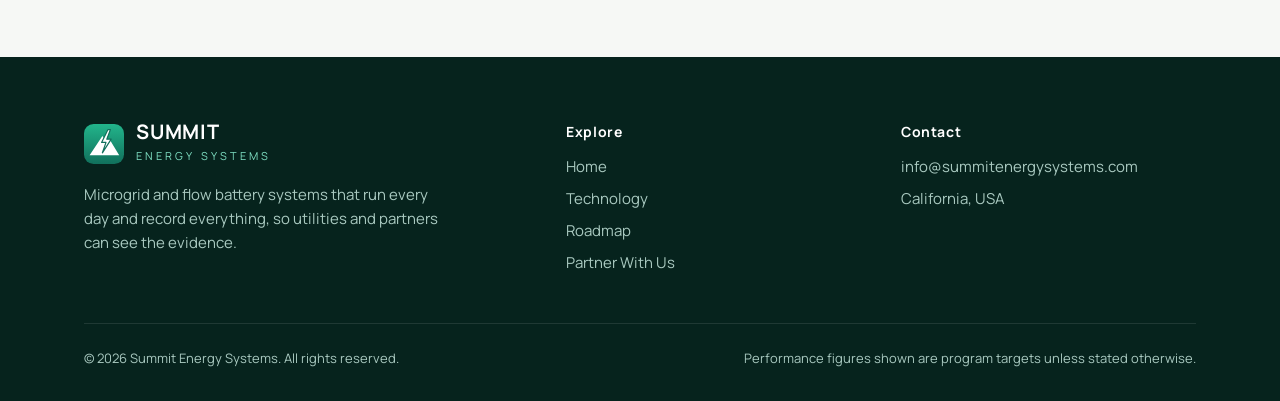
<file: technology.html>
<!doctype html>
<html lang="en">
<head>
<meta charset="utf-8">
<meta name="viewport" content="width=device-width, initial-scale=1">
<title>Technology | Summit Energy Systems</title>
<meta name="description" content="Summit Energy Systems technology: a commercial LFP microgrid, iron and vanadium flow battery lab, 1 kW / 10 kWh field demonstrator and a 5 kW containerized unit.">
<link rel="icon" type="image/png" href="assets/favicon.png">
<link rel="preconnect" href="https://fonts.googleapis.com">
<link rel="preconnect" href="https://fonts.gstatic.com" crossorigin>
<link href="https://fonts.googleapis.com/css2?family=JetBrains+Mono:wght@400;500;600&family=Manrope:wght@400;500;600;700;800&display=swap" rel="stylesheet">
<link rel="stylesheet" href="styles.css">
</head>
<body>
<header class="site-header">
  <nav class="wrap nav" aria-label="Main">
    <a class="brand" href="index.html" aria-label="Summit Energy Systems home"><img src="assets/summit-logo.png" alt="Summit Energy Systems" width="143" height="40"></a>
    <button class="menu-toggle" aria-expanded="false" aria-controls="menu">Menu</button>
    <ul id="menu"><li><a class="link" href="index.html">Home</a></li><li><a class="link" href="technology.html" aria-current="page">Technology</a></li><li><a class="link" href="roadmap.html">Roadmap</a></li><li><a class="btn btn-primary" href="partners.html">Partner With Us</a></li></ul>
  </nav>
</header>
<main>

<section class="hero page-hero">
  <div class="grid-bg"></div>
  <div class="wrap">
    <div>
      <span class="eyebrow">Technology</span>
      <h1>From the bench to the grid.</h1>
      <p class="lead">A commercial microgrid, an instrumented flow battery lab and two field demonstrators, all tied together by one data acquisition and monitoring platform.</p>
    </div>
  </div>
</section>

<section>
  <div class="wrap">
    <div class="cards c2">
      <div class="card system"><div class="icon"><svg viewBox="0 0 24 24" fill="none" stroke="currentColor" stroke-width="2" stroke-linecap="round" stroke-linejoin="round"><path d="M3 11l9-7 9 7v9a1 1 0 0 1-1 1h-5v-6H9v6H4a1 1 0 0 1-1-1z"/></svg></div><div>
        <span class="num">01 &middot; Microgrid platform</span><h3>Commercial home-and-shop microgrid</h3>
        <p>Our first operating system and the backbone of our data platform. It teaches us real load profiles, the customer experience, interconnection and utility economics.</p>
        <ul><li>20&ndash;30 kWh lithium iron phosphate (LFP) battery</li><li>Energy management system</li><li>Whole-site, circuit-level monitoring</li><li>Backup (critical-loads) panel with islanding</li><li>Grid-interconnected under utility permission to operate</li></ul>
        <div style="margin-top:14px"><span class="spec">20&ndash;30 kWh</span><span class="spec">LFP</span><span class="spec">Grid-tied + backup</span></div>
      </div></div>
      <div class="card system"><div class="icon"><svg viewBox="0 0 24 24" fill="none" stroke="currentColor" stroke-width="2" stroke-linecap="round" stroke-linejoin="round"><path d="M9 3h6M10 3v6L4.5 18.5A2 2 0 0 0 6.2 21h11.6a2 2 0 0 0 1.7-2.5L14 9V3"/><path d="M7 15h10"/></svg></div><div>
        <span class="num">02 &middot; Flow battery lab</span><h3>Bench-scale research and development</h3>
        <p>Where we validate stack designs and answer the key question: can we practically achieve 75% round-trip efficiency?</p>
        <ul><li>Bench-scale iron flow system (primary path)</li><li>Small vanadium system for comparison</li><li>Electrochemical workstation</li><li>Pumps, flow meters, sensors, PLC and DAQ</li><li>Contained lab with full safety equipment</li></ul>
        <div style="margin-top:14px"><span class="spec">75% RTE goal</span><span class="spec">Iron chemistry</span></div>
      </div></div>
      <div class="card system"><div class="icon"><svg viewBox="0 0 24 24" fill="none" stroke="currentColor" stroke-width="2" stroke-linecap="round" stroke-linejoin="round"><rect x="3" y="6" width="6" height="14" rx="2"/><rect x="15" y="6" width="6" height="14" rx="2"/><path d="M9 10h6M9 16h6M12 3v3"/></svg></div><div>
        <span class="num">03 &middot; Field demonstrator</span><h3>1 kW / 10 kWh flow battery skid</h3>
        <p>Built as a small utility demonstration skid, not a science project, and designed for unattended, automated daily cycling and a year of reliability testing.</p>
        <ul><li>Outdoor-rated enclosure</li><li>HDPE tanks with secondary containment</li><li>Commercial-grade pumps</li><li>PLC with automatic safety shutdowns</li><li>Bidirectional inverter and SCADA dashboard</li></ul>
        <div style="margin-top:14px"><span class="spec">1 kW</span><span class="spec">10 kWh</span><span class="spec">Daily cycling</span></div>
      </div></div>
      <div class="card system"><div class="icon"><svg viewBox="0 0 24 24" fill="none" stroke="currentColor" stroke-width="2" stroke-linecap="round" stroke-linejoin="round"><rect x="2" y="7" width="20" height="12" rx="1"/><path d="M6 7v12M10 7v12M14 7v12M18 7v12"/></svg></div><div>
        <span class="num">04 &middot; Containerized unit</span><h3>5 kW / 30&ndash;50 kWh demonstration system</h3>
        <p>A transportable system that can be shown to utilities, universities, grant programs and investors.</p>
        <ul><li>20-ft container with HVAC and insulation</li><li>5 kW stack, tanks and electrolyte for 30&ndash;50 kWh</li><li>Grid-tied 5 kW inverter</li><li>Fire and gas detection and suppression</li><li>Remote monitoring</li></ul>
        <div style="margin-top:14px"><span class="spec">5 kW</span><span class="spec">30&ndash;50 kWh</span><span class="spec">20-ft container</span></div>
      </div></div>
    </div>
  </div>
</section>

<section class="alt">
  <div class="wrap">
    <div class="section-head">
      <span class="eyebrow">Why flow batteries</span>
      <h2>Built for long duration and long life.</h2>
      <p>In a flow battery, energy is stored in liquid electrolyte held in external tanks and pumped through a cell stack. That design brings advantages for stationary storage.</p>
    </div>
    <div class="cards c3">
      <div class="card"><span class="num">Scalable energy</span><h3>Power and energy sized separately</h3><p>The stack sets the power; the tanks set the energy. Adding hours of storage means adding electrolyte, not more stacks.</p></div>
      <div class="card"><span class="num">Safety</span><h3>Water-based electrolyte</h3><p>Aqueous electrolytes are non-flammable, which supports safe operation near homes, businesses and critical facilities.</p></div>
      <div class="card"><span class="num">Materials</span><h3>Iron as our primary path</h3><p>We focus on iron chemistry, using abundant, low-cost materials, while testing vanadium at small scale for comparison.</p></div>
    </div>
  </div>
</section>

<section>
  <div class="wrap">
    <div class="section-head">
      <span class="eyebrow">Data &amp; safety</span>
      <h2>Every system measured. Every system protected.</h2>
    </div>
    <div class="cards c2">
      <div class="card"><div class="icon"><svg viewBox="0 0 24 24" fill="none" stroke="currentColor" stroke-width="2" stroke-linecap="round" stroke-linejoin="round"><path d="M5 12.5a10 10 0 0 1 14 0"/><path d="M8.5 16a5 5 0 0 1 7 0"/><circle cx="12" cy="19.5" r="1"/><path d="M2 9a14.5 14.5 0 0 1 20 0"/></svg></div><h3>Data acquisition and SCADA</h3>
        <ul><li>Target of at least 98% data capture from day one</li><li>Monthly review of availability, round-trip efficiency, degradation and maintenance for each system</li><li>Live SCADA dashboards and remote access</li><li>A maintenance and event log for every system</li></ul></div>
      <div class="card"><div class="icon"><svg viewBox="0 0 24 24" fill="none" stroke="currentColor" stroke-width="2" stroke-linecap="round" stroke-linejoin="round"><path d="M12 3l8 3v6c0 5-3.5 8-8 9-4.5-1-8-4-8-9V6z"/><path d="M9 12l2 2 4-4"/></svg></div><h3>Safety by design</h3>
        <ul><li>Secondary containment for all electrolyte</li><li>Safety review before any chemistry is purchased</li><li>Automatic shutdowns verified before unattended cycling</li><li>Fire and gas detection in enclosed systems</li></ul></div>
    </div>
    <div style="margin-top:40px" class="table-scroll">
      <table class="spec-table">
        <thead><tr><th>Standard / program</th><th>Why it matters</th></tr></thead>
        <tbody>
          <tr><td>UL 1973 / UL 9540</td><td>Safety standards for stationary batteries and energy storage systems, on our certification path.</td></tr>
          <tr><td>IEEE 1547</td><td>Interconnection requirements for distributed energy resources connected to the grid.</td></tr>
          <tr><td>Utility interconnection</td><td>Hands-on experience with permits, applications and permission to operate.</td></tr>
        </tbody>
      </table>
    </div>
  </div>
</section>

</main>
<footer class="site-footer">
  <div class="wrap">
    <div class="footer-grid">
      <div>
        <div class="footer-brand"><svg width="40" height="40" viewBox="0 0 100 100" aria-hidden="true"><defs><linearGradient id="g" x1="0" y1="0" x2="0" y2="1"><stop offset="0" stop-color="#22b58b"/><stop offset="1" stop-color="#11705c"/></linearGradient></defs><rect width="100" height="100" rx="24" fill="url(#g)"/><path d="M14 78 L46 30 L60 50 L66 42 L88 78 Z" fill="#fff"/><path d="M60 14 L44 46 L55 46 L46 72 L68 38 L57 38 L66 14 Z" fill="#fff" stroke="#11705c" stroke-width="3" stroke-linejoin="round"/></svg><div><b>SUMMIT</b><small>ENERGY SYSTEMS</small></div></div>
        <p style="margin-top:16px;max-width:360px">Microgrid and flow battery systems that run every day and record everything, so utilities and partners can see the evidence.</p>
      </div>
      <div><h4>Explore</h4><ul><li><a href="index.html">Home</a></li><li><a href="technology.html">Technology</a></li><li><a href="roadmap.html">Roadmap</a></li><li><a href="partners.html">Partner With Us</a></li></ul></div>
      <div><h4>Contact</h4><ul><li><a href="mailto:info@summitenergysystems.com">info@summitenergysystems.com</a></li><li>California, USA</li></ul></div>
    </div>
    <div class="legal"><span>&copy; <span id="yr">2026</span> Summit Energy Systems. All rights reserved.</span><span>Performance figures shown are program targets unless stated otherwise.</span></div>
  </div>
</footer>
<script>
  (function(){
    var b=document.querySelector('.menu-toggle'),m=document.getElementById('menu');
    if(b&&m)b.addEventListener('click',function(){var o=m.classList.toggle('open');b.setAttribute('aria-expanded',o)});
    var y=document.getElementById('yr'); if(y) y.textContent=new Date().getFullYear();
  })();
</script>
</body>
</html>
</file>
<file: styles.css>
/* Summit Energy Systems — shared styles */
:root{
  --ink:#0b2e27;
  --ink-2:#2f4a44;
  --muted:#5d736e;
  --line:#dbe5e2;
  --paper:#f6f8f5;
  --white:#ffffff;
  --green-900:#06231d;
  --green-800:#0b3d32;
  --green-700:#105846;
  --green-600:#13866f;
  --green-500:#1fae8a;
  --green-100:#e3f3ee;
  --amber:#f2b632;
  --radius:14px;
  --max:1160px;
  --font:'Manrope',system-ui,-apple-system,'Segoe UI',Arial,sans-serif;
  --mono:'JetBrains Mono',ui-monospace,SFMono-Regular,Menlo,Consolas,monospace;
}
*{box-sizing:border-box;margin:0;padding:0}
html{scroll-behavior:smooth}
body{font-family:var(--font);color:var(--ink);background:var(--paper);line-height:1.6;font-size:17px;-webkit-font-smoothing:antialiased}
img{max-width:100%;display:block}
a{color:var(--green-600);text-decoration:none}
a:hover{text-decoration:underline}
.wrap{max-width:var(--max);margin:0 auto;padding:0 24px}
.mono{font-family:var(--mono)}
.eyebrow{font-family:var(--mono);font-size:12.5px;letter-spacing:.14em;text-transform:uppercase;color:var(--green-600);font-weight:500}
h1,h2,h3{line-height:1.15;letter-spacing:-.02em;font-weight:800}
h1{font-size:clamp(38px,5.6vw,66px)}
h2{font-size:clamp(28px,3.6vw,42px)}
h3{font-size:20px;letter-spacing:-.01em}
p.lead{font-size:clamp(18px,1.6vw,21px);color:var(--ink-2);max-width:640px}

/* Header */
.site-header{position:sticky;top:0;z-index:20;background:rgba(246,248,245,.92);backdrop-filter:saturate(1.4) blur(10px);border-bottom:1px solid var(--line)}
.nav{display:flex;align-items:center;justify-content:space-between;height:72px}
.brand img{height:40px;width:auto}
.nav ul{display:flex;gap:6px;list-style:none;align-items:center}
.nav a.link{color:var(--ink-2);font-weight:600;font-size:15px;padding:8px 12px;border-radius:8px}
.nav a.link:hover{background:var(--green-100);text-decoration:none}
.nav a.link[aria-current="page"]{color:var(--green-700);background:var(--green-100)}
.btn{display:inline-flex;align-items:center;gap:8px;font-weight:700;font-size:15px;padding:12px 20px;border-radius:10px;border:1.5px solid transparent;transition:transform .15s ease,background .15s ease}
.btn:hover{text-decoration:none;transform:translateY(-1px)}
.btn-primary{background:var(--green-600);color:#fff}
.btn-primary:hover{background:var(--green-700)}
.btn-ghost{border-color:currentColor;color:var(--ink)}
.btn-light{background:#fff;color:var(--green-800)}
.btn-outline-light{border-color:rgba(255,255,255,.5);color:#fff}
.menu-toggle{display:none;background:none;border:1px solid var(--line);border-radius:8px;padding:8px 10px;font:inherit;font-weight:700;color:var(--ink);cursor:pointer}

/* Hero */
.hero{position:relative;overflow:hidden;background:var(--green-900);color:#fff}
.hero::before{content:"";position:absolute;inset:0;background:
  radial-gradient(900px 500px at 85% 10%,rgba(31,174,138,.35),transparent 60%),
  radial-gradient(700px 400px at 0% 100%,rgba(19,134,111,.35),transparent 60%);}
.hero .grid-bg{position:absolute;inset:0;opacity:.12;background-image:linear-gradient(rgba(255,255,255,.5) 1px,transparent 1px),linear-gradient(90deg,rgba(255,255,255,.5) 1px,transparent 1px);background-size:48px 48px;mask-image:linear-gradient(180deg,#000 30%,transparent 95%)}
.hero .wrap{position:relative;display:grid;grid-template-columns:1.15fr .85fr;gap:56px;align-items:center;padding-top:96px;padding-bottom:104px}
.hero .eyebrow{color:#7fe0c3}
.hero h1{margin:18px 0 22px}
.hero h1 em{font-style:normal;color:#7fe0c3}
.hero p.lead{color:#cfe3dd}
.hero .actions{display:flex;gap:12px;flex-wrap:wrap;margin-top:34px}
.page-hero .wrap{grid-template-columns:1fr;padding-top:80px;padding-bottom:80px}

/* Telemetry panel */
.panel{background:rgba(6,35,29,.75);border:1px solid rgba(127,224,195,.25);border-radius:18px;padding:22px;box-shadow:0 30px 80px rgba(0,0,0,.35);font-family:var(--mono)}
.panel-head{display:flex;justify-content:space-between;align-items:center;font-size:12px;color:#8fb8ad;letter-spacing:.08em;text-transform:uppercase;padding-bottom:14px;border-bottom:1px dashed rgba(127,224,195,.25)}
.dot{width:8px;height:8px;border-radius:50%;background:var(--amber);display:inline-block;margin-right:8px;box-shadow:0 0 0 4px rgba(242,182,50,.18)}
.metric{display:flex;justify-content:space-between;align-items:baseline;padding:14px 0;border-bottom:1px solid rgba(255,255,255,.07)}
.metric:last-of-type{border-bottom:none}
.metric span{font-size:13px;color:#a9c9c0}
.metric b{font-size:22px;color:#fff;font-weight:600}
.metric b small{font-size:13px;color:#7fe0c3;margin-left:4px;font-weight:500}
.panel-foot{font-size:11.5px;color:#7d9f96;margin-top:10px;line-height:1.5}

/* Sections */
section{padding:96px 0}
.section-head{max-width:720px;margin-bottom:48px}
.section-head h2{margin:12px 0 14px}
.section-head p{color:var(--ink-2);font-size:18px}
.alt{background:#fff;border-top:1px solid var(--line);border-bottom:1px solid var(--line)}

.cards{display:grid;gap:20px}
.cards.c3{grid-template-columns:repeat(3,1fr)}
.cards.c2{grid-template-columns:repeat(2,1fr)}
.cards.c4{grid-template-columns:repeat(4,1fr)}
.card{background:#fff;border:1px solid var(--line);border-radius:var(--radius);padding:28px}
.alt .card{background:var(--paper)}
.card h3{margin:14px 0 8px}
.card p{color:var(--ink-2);font-size:15.5px}
.card .num{font-family:var(--mono);font-size:13px;color:var(--green-600);font-weight:500}
.icon{width:44px;height:44px;border-radius:11px;background:var(--green-100);display:grid;place-items:center;color:var(--green-700)}
.icon svg{width:22px;height:22px}

.system{display:grid;grid-template-columns:auto 1fr;gap:20px;align-items:start}
.spec{font-family:var(--mono);display:inline-block;font-size:13px;background:var(--green-100);color:var(--green-800);padding:4px 10px;border-radius:999px;margin:4px 6px 0 0}
.card ul{margin:12px 0 0 18px;color:var(--ink-2);font-size:15.5px}
.card li{margin:4px 0}

/* Quote / statement band */
.statement{background:var(--green-800);color:#fff}
.statement .wrap{display:grid;grid-template-columns:1fr 1fr;gap:56px;align-items:center}
.statement h2{color:#fff}
.statement p{color:#cfe3dd;font-size:18px}
.statement .big{font-size:clamp(26px,3vw,36px);font-weight:700;line-height:1.3;letter-spacing:-.015em}
.statement .big em{font-style:normal;color:#7fe0c3}

/* Timeline */
.timeline{position:relative;display:grid;grid-template-columns:repeat(4,1fr);gap:20px}
.timeline::before{content:"";position:absolute;left:0;right:0;top:22px;height:2px;background:linear-gradient(90deg,var(--green-500),var(--green-700))}
.tl{position:relative;padding-top:52px}
.tl::before{content:"";position:absolute;top:14px;left:0;width:18px;height:18px;border-radius:50%;background:#fff;border:4px solid var(--green-600)}
.tl .q{font-family:var(--mono);font-size:13px;color:var(--green-600);font-weight:600;letter-spacing:.06em}
.tl h3{margin:6px 0 8px}
.tl p,.tl li{color:var(--ink-2);font-size:15px}
.tl ul{margin-left:18px}

/* Gate list */
.gates{display:grid;gap:14px}
.gate{display:grid;grid-template-columns:120px 1fr 1fr;gap:24px;background:#fff;border:1px solid var(--line);border-radius:var(--radius);padding:22px 26px;align-items:start}
.gate .id{font-family:var(--mono);font-weight:600;color:var(--green-700)}
.gate .id small{display:block;color:var(--muted);font-weight:400;font-size:12.5px;margin-top:4px}
.gate h3{font-size:18px;margin-bottom:6px}
.gate p,.gate li{font-size:15px;color:var(--ink-2)}
.gate ul{margin-left:18px}

/* Table */
.spec-table{width:100%;border-collapse:collapse;background:#fff;border:1px solid var(--line);border-radius:var(--radius);overflow:hidden;font-size:15px}
.spec-table th,.spec-table td{text-align:left;padding:14px 18px;border-bottom:1px solid var(--line);vertical-align:top}
.spec-table th{background:var(--green-800);color:#fff;font-weight:700;font-size:14px}
.spec-table td:first-child{font-weight:700;color:var(--ink)}
.spec-table td{color:var(--ink-2)}
.spec-table tr:last-child td{border-bottom:none}
.table-scroll{overflow-x:auto;border-radius:var(--radius)}

/* CTA */
.cta{background:linear-gradient(135deg,var(--green-700),var(--green-900));color:#fff;border-radius:22px;padding:56px;display:grid;grid-template-columns:1.4fr 1fr;gap:32px;align-items:center}
.cta h2{color:#fff}
.cta p{color:#cfe3dd;margin-top:12px}
.cta .actions{display:flex;gap:12px;flex-wrap:wrap;justify-content:flex-end}

/* Form */
.form{background:#fff;border:1px solid var(--line);border-radius:18px;padding:32px;display:grid;gap:16px}
.form .row{display:grid;grid-template-columns:1fr 1fr;gap:16px}
label{font-size:14px;font-weight:700;color:var(--ink);display:grid;gap:6px}
input,select,textarea{font:inherit;font-size:16px;padding:12px 14px;border:1.5px solid var(--line);border-radius:10px;background:var(--paper);color:var(--ink)}
input:focus,select:focus,textarea:focus{outline:none;border-color:var(--green-600);background:#fff}
textarea{min-height:130px;resize:vertical}
.note{font-size:13px;color:var(--muted)}

/* Footer */
.site-footer{background:var(--green-900);color:#a9c9c0;padding:64px 0 32px;font-size:15px}
.footer-grid{display:grid;grid-template-columns:1.5fr 1fr 1fr;gap:40px}
.footer-brand{display:flex;align-items:center;gap:12px;color:#fff}
.footer-brand b{font-size:20px;letter-spacing:.04em;display:block;line-height:1.1}
.footer-brand small{font-size:11px;letter-spacing:.28em;color:#7fe0c3}
.site-footer h4{color:#fff;font-size:14px;margin-bottom:12px;letter-spacing:.04em}
.site-footer ul{list-style:none;display:grid;gap:8px}
.site-footer a{color:#a9c9c0}
.site-footer a:hover{color:#fff}
.legal{border-top:1px solid rgba(255,255,255,.1);margin-top:48px;padding-top:24px;display:flex;justify-content:space-between;gap:16px;flex-wrap:wrap;font-size:13px}

/* Responsive */
@media (max-width:960px){
  .hero .wrap,.statement .wrap,.cta{grid-template-columns:1fr}
  .cta .actions{justify-content:flex-start}
  .cards.c3,.cards.c4{grid-template-columns:1fr 1fr}
  .timeline{grid-template-columns:1fr 1fr;row-gap:36px}
  .timeline::before{display:none}
  .gate{grid-template-columns:1fr;gap:10px}
  .footer-grid{grid-template-columns:1fr 1fr}
}
@media (max-width:720px){
  body{font-size:16px}
  .wrap{padding:0 16px}
  section{padding:68px 0}
  .menu-toggle{display:block}
  .nav ul{display:none;position:absolute;top:72px;left:0;right:0;background:var(--paper);flex-direction:column;align-items:stretch;padding:12px 16px 20px;border-bottom:1px solid var(--line)}
  .nav ul.open{display:flex}
  .brand img{height:34px}
  .cards.c3,.cards.c2,.cards.c4,.timeline,.form .row,.footer-grid{grid-template-columns:1fr}
  .hero .wrap{padding-top:64px;padding-bottom:72px}
  .cta{padding:32px 22px}
  .card{padding:22px}
}
.contact-grid{display:grid;grid-template-columns:1fr 1.2fr;gap:48px;align-items:start}
@media (max-width:960px){.contact-grid{grid-template-columns:1fr}}
</file>
